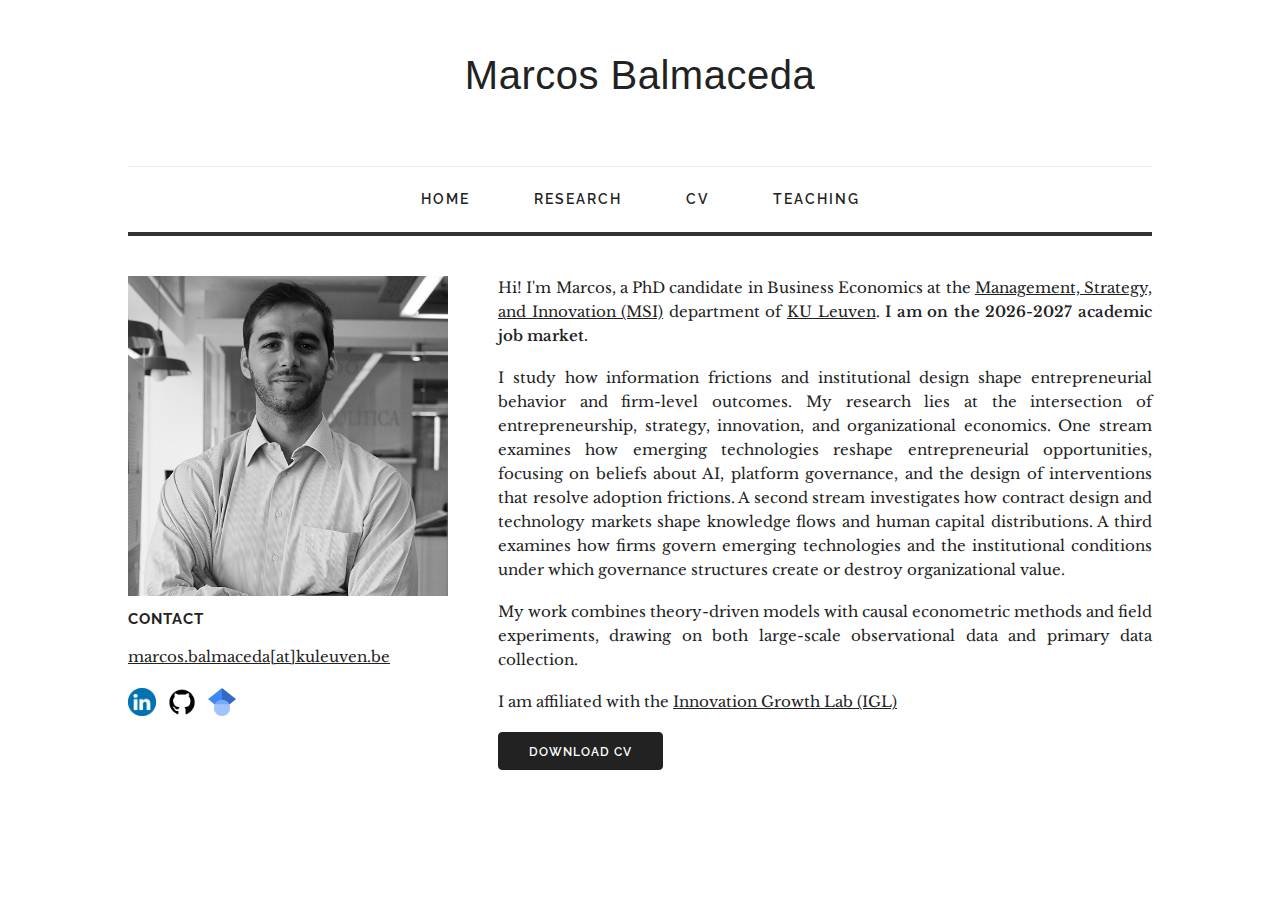
<file: index.html>
<!DOCTYPE html>
<html class="no-js">
<head>
  <!-- Basic Page Needs -->
  <meta charset="utf-8">
  <meta http-equiv="X-UA-Compatible" content="IE=edge">
  <title>Marcos Balmaceda</title>
  <meta name="description" content="">

  <!-- Mobile Specific Metas -->
  <meta name="viewport" content="width=device-width, initial-scale=1">

  <!-- Fonts -->
  <link href="https://fonts.googleapis.com/css?family=Raleway:400,600,700,800" rel="stylesheet" type="text/css">
  <link href="https://fonts.googleapis.com/css?family=Libre+Baskerville:400,700,400italic" rel="stylesheet" type="text/css">

  <!-- CSS -->
  <link rel="stylesheet" href="./css/styles.css">

  <!-- Favicon -->
  <link rel="shortcut icon" href="./favicon.ico"/>

  <!-- SEO Metadata -->
  <meta name="robots" content="index, follow" />
  <meta http-equiv="content-language" content="en-us">
  <meta name="keywords" content="marcos,balmaceda,ku,leuven,economics,cv,strategy,entrepreneurship,development,technology,AI">
  <meta name="description" content="Marcos Balmaceda is a PhD candidate in Business Economics at the Department of Management, Strategy, and Innovation (MSI) at KU Leuven.">
  <meta name="author" content="Marcos Balmaceda">

  <!-- Icons -->
  <link rel="stylesheet" href="https://cdnjs.cloudflare.com/ajax/libs/font-awesome/4.7.0/css/font-awesome.min.css">

  <!-- Additional styling for better readability -->
  <style>
  .two-column-layout {
    display: flex;
    gap: 50px;
    align-items: flex-start;
  }
  .left-column {
    flex: 0 0 320px;
  }
  .left-column figure {
    margin: 0;
  }
  .left-column img {
    width: 100%;
    display: block;
  }
  .contact-info {
    margin-top: 12px;
  }
  .contact-info h5 {
    margin-bottom: 12px;
    font-family: 'Raleway', sans-serif;
    font-weight: 700;
    font-size: 1em;
    text-transform: uppercase;
    letter-spacing: 1px;
  }
  .contact-info > a {
    display: block;
    margin-bottom: 18px;
  }
  .right-column {
    flex: 1;
  }
  .entry-content p {
    margin-bottom: 1.2em;
    line-height: 1.6;
    text-align: justify;
  }
  .social-icons {
    display: flex;
    gap: 12px;
    align-items: center;
  }
  .social-icons a {
    display: inline-flex;
    align-items: center;
    justify-content: center;
    width: 28px;
    height: 28px;
    margin-bottom: 0;
  }
  .social-icons img {
    width: 100%;
    height: 100%;
    object-fit: contain;
    transition: opacity 0.3s ease;
  }
  .social-icons img:hover {
    opacity: 0.7;
  }
</style>
</head>

<body>

  <!-- Header -->
  <header class="header">
    <div class="container">
      <div class="logo">
        <a href="index.html">
          <h2>Marcos Balmaceda</h2>
      
        </a>
      </div>
    </div>
  </header>

  <!-- Main Nav -->
  <section class="container">
    <nav class="nav">
      <ul>
        <li><a href="index.html">Home</a></li>
        <li><a href="research.html">Research</a></li>
        <li><a href="cv.html">CV</a></li>
        <li><a href="teaching.html">Teaching</a></li>
      </ul>
    </nav>
  </section>

  <!-- PAGE CONTENT -->
  <section class="sub-page container">
    <div class="two-column-layout">
      
      <!-- Left Column: Photo + Contact -->
      <div class="left-column">
        <figure>
          <img src="img/photo_website.jpg" alt="Marcos Balmaceda"/>
        </figure>

        <div class="contact-info">
          <h5>Contact</h5>
          <a href="mailto:marcos.balmaceda@kuleuven.be">marcos.balmaceda[at]kuleuven.be</a>
          
          <div class="social-icons">
            <a href="https://www.linkedin.com/in/marcosbalmaceda/?locale=en_US" target="_blank" rel="noopener noreferrer">
              <img src="img/linkedin_logo.png" alt="LinkedIn">
            </a>
            <a href="https://github.com/marcosbalmaceda" target="_blank" rel="noopener noreferrer">
              <img src="img/github_logo.png" alt="GitHub">
            </a>
            <a href="https://scholar.google.com/citations?user=GqTkEC0AAAAJ&hl=en" target="_blank" rel="noopener noreferrer">
              <img src="img/google_scholar_logo.png" alt="Google Scholar">
            </a>
          </div>
        </div>
      </div>

      <!-- Right Column: Bio + CV -->
      <article class="right-column">
        <div class="entry-content" id="info">

          <p>Hi! I'm Marcos, a PhD candidate in Business Economics at the 
          <a href="https://feb.kuleuven.be/research/MSI/home" target="_blank" rel="noopener noreferrer">Management, Strategy, and Innovation (MSI)</a> department of 
          <a href="https://www.kuleuven.be/english/kuleuven/" target="_blank" rel="noopener noreferrer">KU Leuven</a>. 
          <strong>I am on the 2026-2027 academic job market.</strong>
</p>

          <p>I study how information frictions and institutional design shape entrepreneurial behavior and firm-level outcomes. My research lies at the intersection of entrepreneurship, strategy, innovation, and organizational economics. One stream examines how emerging technologies reshape entrepreneurial opportunities, focusing on beliefs about AI, platform governance, and the design of interventions that resolve adoption frictions. A second stream investigates how contract design and technology markets shape knowledge flows and human capital distributions. A third examines how firms govern emerging technologies and the institutional conditions under which governance structures create or destroy organizational value.</p>

          <p>My work combines theory-driven models with causal econometric methods and field experiments, drawing on both large-scale observational data and primary data collection.</p>

          <p>I am affiliated with the <a href="https://www.innovationgrowthlab.org/" target="_blank" rel="noopener noreferrer">Innovation Growth Lab (IGL)</a></p>
          
          <a class="button button-primary" href="cv/cv_Marcos_Balmaceda.pdf" target="_blank" rel="noopener noreferrer">Download CV</a>

        </div>
      </article>

    </div>
  </section>
</body>
</html>
</file>
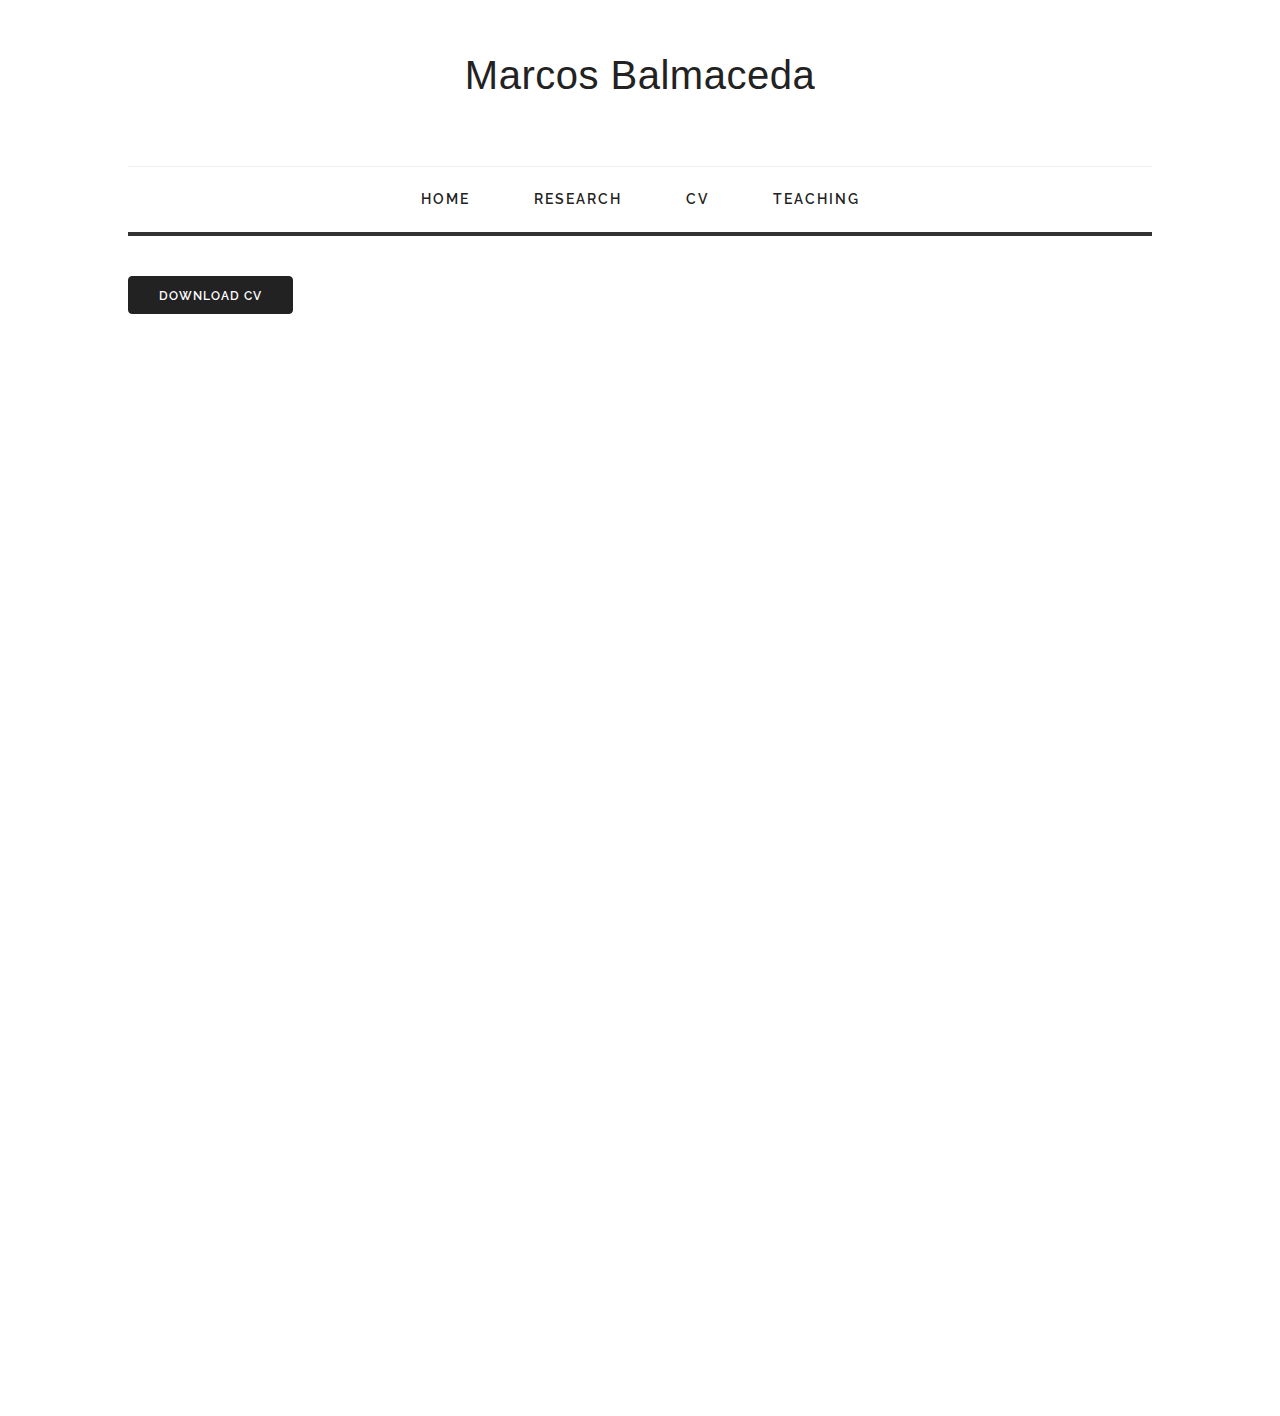
<file: cv.html>
<!DOCTYPE html>
<html class="no-js">
<head>
  <!-- Basic Page Needs -->
  <meta charset="utf-8">
  <meta http-equiv="X-UA-Compatible" content="IE=edge">
  <title>Marcos Balmaceda</title>
  <meta name="description" content="Curriculum Vitae of Marcos Balmaceda, PhD candidate at KU Leuven.">

  <!-- Mobile Specific Metas -->
  <meta name="viewport" content="width=device-width, initial-scale=1">

  <!-- Fonts -->
  <link href='http://fonts.googleapis.com/css?family=Raleway:400,600,700,800' rel='stylesheet' type='text/css'>
  <link href="https://fonts.googleapis.com/css?family=Libre+Baskerville:400,700,400italic" rel="stylesheet" type="text/css">

  <!-- CSS -->
  <link rel="stylesheet" href="./css/styles.css">

  <!-- Favicon -->
  <link rel="shortcut icon" href="./favicon.ico"/>

  <!-- SEO Metadata -->
  <meta name="robots" content="index, follow" />
  <meta http-equiv="content-language" content="en-us">
  <meta name="keywords" content="marcos,balmaceda,ku,leuven,economics,cv,strategy,entrepreneurship,development,technology,AI">
  <meta name="description" content="Marcos Balmaceda is a PhD candidate in Business Economics at the Department of Management, Strategy, and Innovation (MSI) at KU Leuven. His CV includes research on entrepreneurship, strategy, and organizational economics.">
  <meta name="author" content="Marcos Balmaceda">

  <!-- Icons -->
  <link rel="stylesheet" href="https://cdnjs.cloudflare.com/ajax/libs/font-awesome/4.7.0/css/font-awesome.min.css">

  <!-- Responsive iframe styling -->
  <style>
    #Iframe-Liason-Sheet {
      max-width: 1000px;
      max-height: 1000px;
      overflow: hidden;
      border: none;
    }
    .responsive-wrapper {
      position: relative;
      height: 0;
      overflow: hidden;
      -webkit-overflow-scrolling: touch;
    }
    .responsive-wrapper iframe {
      position: absolute;
      top: 0;
      left: 0;
      width: 100%;
      height: 200%;
      max-height: 1000px;
      margin: 0;
      padding: 0;
      border: none;
    }
    .responsive-wrapper-wxh-550x4000 {
      padding-bottom: 363.6364%;
    }
    .iframe-border {
      border: 1px solid #000;
    }
    .center-block-horiz {
      margin-left: auto !important;
      margin-right: auto !important;
    }
  </style>
</head>

<body>

  <!-- Header -->
  <header class="header">
    <div class="container">
      <div class="logo">
        <a href="index.html">
          <h2>Marcos Balmaceda</h2>
        </a>
      </div>
    </div>
  </header>

  <!-- Main Nav -->
  <section class="container">
    <nav class="nav">
      <ul>
        <li><a href="index.html">Home</a></li>
        <li><a href="research.html">Research</a></li>
        <li><a href="cv.html">CV</a></li>
        <li><a href="teaching.html">Teaching</a></li>
      </ul>
    </nav>
  </section>

  <!-- PAGE CONTENT -->
  <section class="sub-page container">
    <a class="button button-primary" href="cv/cv_Marcos_Balmaceda.pdf" target="_blank" rel="noopener noreferrer">Download CV</a>
  </section>

  <section>
    <div id="Iframe-Liason-Sheet" class="iframe-border center-block-horiz">
      <div class="responsive-wrapper responsive-wrapper-wxh-550x4000 w3-text-dark-grey">
        <iframe src="cv/cv_Marcos_Balmaceda.pdf" width="100%" height="800px" style="border:none;">
          <p>Your browser does not support PDFs. <a href="cv/cv_Marcos_Balmaceda.pdf">Download the PDF</a>.</p>
        </iframe>
      </div>
    </div>

    <!-- Add some space at the bottom -->
    <div class="w3-container">
      <div class="w3-content w3-text-dark-grey w3-padding-64" style="max-width:900px">
        <p><span>&nbsp;</span></p>
      </div>
    </div>
  </section>

</body>
</html>
</file>
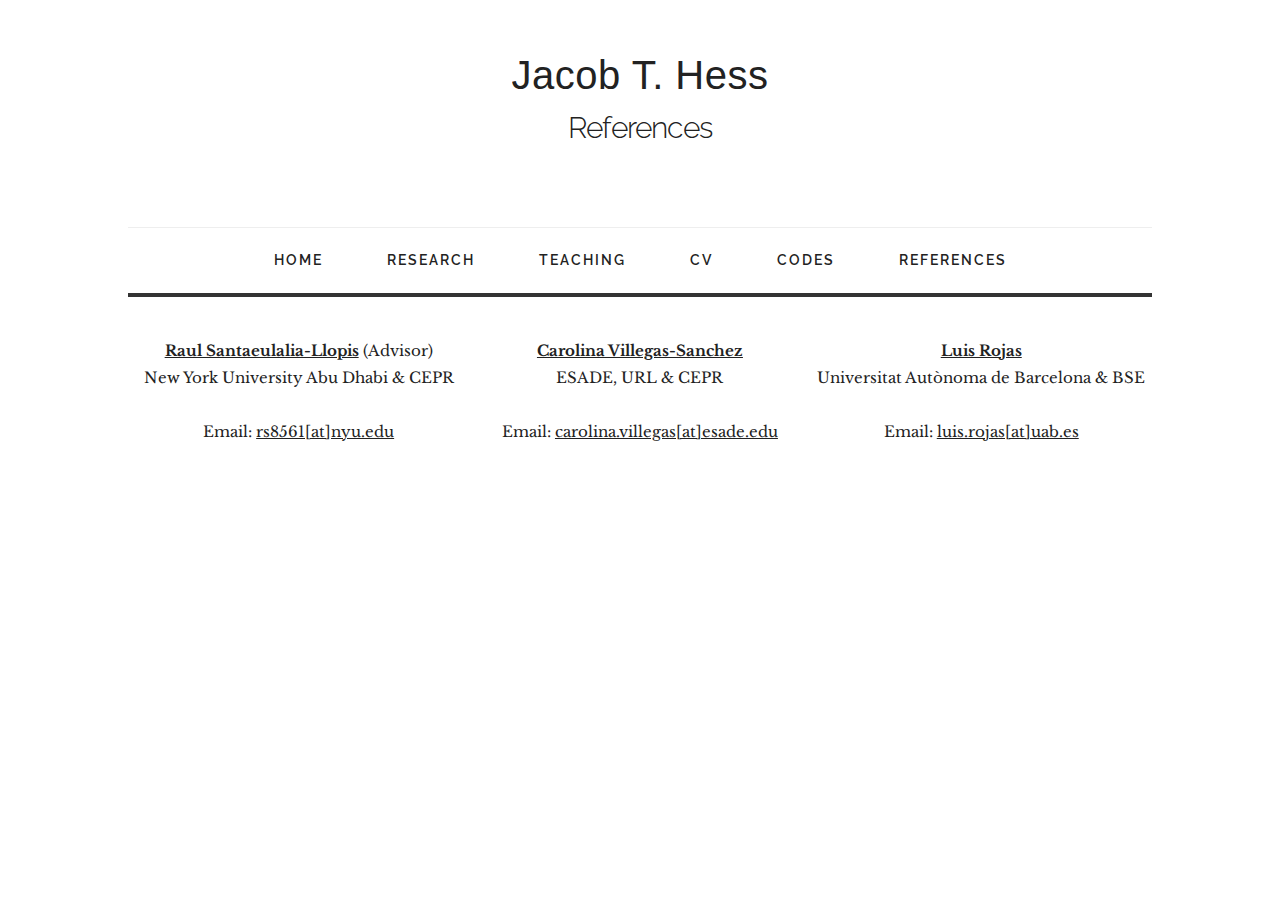
<file: references.html>
<!DOCTYPE html>
<!--[if lt IE 7]>      <html class="no-js lt-ie9 lt-ie8 lt-ie7"> <![endif]-->
<!--[if IE 7]>         <html class="no-js lt-ie9 lt-ie8"> <![endif]-->
<!--[if IE 8]>         <html class="no-js lt-ie9"> <![endif]-->
<!--[if gt IE 8]><!--> <html class="no-js"> <!--<![endif]-->
	<head>
		<!-- Basic Page Needs
		–––––––––––––––––––––––––––––––––––––––––––––––––– -->
		<meta charset="utf-8">
		<meta http-equiv="X-UA-Compatible" content="IE=edge">
		<title>Jacob T. Hess</title>
		<meta name="description" content="">

		<!-- Mobile Specific Metas
		–––––––––––––––––––––––––––––––––––––––––––––––––– -->
		<meta name="viewport" content="width=device-width, initial-scale=1">

		<!-- FONT
		–––––––––––––––––––––––––––––––––––––––––––––––––– -->
	 	<link href='http://fonts.googleapis.com/css?family=Raleway:400,600,700,800' rel='stylesheet' type='text/css'>
	 	<link href="https://fonts.googleapis.com/css?family=Libre+Baskerville:400,700,400italic" rel="stylesheet" type="text/css">

		<!-- CSS
		–––––––––––––––––––––––––––––––––––––––––––––––––– -->
		<link rel="stylesheet" href="./css/styles.css">


		<!-- Favicon
		–––––––––––––––––––––––––––––––––––––––––––––––––– -->
		<link rel="shortcut icon" href="./favicon.ico"/>

		<!-- DEFINES STYLE OF THE PAGE -->
	
		    <!-- INDICATIONS FOR SEARCH ROBOTS: INDEX THE PAGE AND FOLLOW THE LINKS -->
		    <meta name="robots" content="index, follow" />
	
		    <!-- LANGUAGE OF THE CONTENT IS ENGLISH -->
		    <meta http-equiv="content-language" content="en-us">
	
		    <!-- KEYWORDS (TO RANGE HIGH IN SEARCHES) -->
		    <meta name="keywords" content="jacob,timothy,hess,uab,bse,idea,autonoma,barcelona,school,economics,macro,macroeconomics,quantitative,quant,firm,dynamics,intangible,job,market,jmp">
	
		    <!-- PAGE DESCRIPTION (FOR SEARCH ENGINES) -->
			<meta name="description" content="Jacob Hess is an economics PhD candidate in the IDEA Graduate Program at the Universitat Autonòma de Barcelona (UAB) and Barcelona School of Economics. His research interest is quantitative macroeconomics, firm dynamics and intangible investment.">
	
		    <!-- PAGE AUTHOR (FOR SEARCH ENGINES) -->
			<meta name="author" content="Jacob T. Hess">
		    
	            <!-- Add icon library -->
			<link rel="stylesheet" href="https://cdnjs.cloudflare.com/ajax/libs/font-awesome/4.7.0/css/font-awesome.min.css">

 <!-- RESPONSIVE IFRAME -->
	
     <style>
		 #Iframe-Liason-Sheet {
		   max-width: 1000px;
		   max-height:1000px;
		   overflow: hidden;
		   border: none;
		 }
		  /* inner wrapper: make responsive */
		 .responsive-wrapper {
		   position: relative;
		   height: 0;  /* gets height from padding-bottom setting */
		   -webkit-overflow-scrolling: touch;
           overflow:hidden;
		 }
		 .responsive-wrapper iframe {
		   position: absolute;
		   top: 0;
		   left: 0;
		   width: 100%;
		   height: 200%;
		   max-height: 1000px;
		   margin: 0;
		   padding: 0;
		   border: none;
		 }
		 /* padding-bottom = h/w as a % */
		 .responsive-wrapper-wxh-550x4000 {
		   padding-bottom: 363.6364%;
		 }
		 .iframe-border {
		   border: 1px solid #000;
		 }
		 .center-block-horiz {
		   margin-left: auto !important;
		   margin-right: auto !important;
		 }  		
    </style>
 
		
	</head>

	<body>
		

		<!-- Header -->
		<header class="header">
			<div class="container">
				<div class="logo">
					<a href="index.html">
						<h2>Jacob T. Hess</h2>
						<h4>References</h4>
					</a>
				</div>
			</div>
		</header>

		<!-- Main Nav -->
		<section class="container">
			<nav class="nav">
				
					 
				<ul>
					<li><a href="index.html">Home</a></li>
					<li><a href="research.html">Research</a></li>
					<li><a href="teaching.html">Teaching</a></li>
					<li><a href="cv.html">CV</a></li>
					<li><a href="code.html">Codes</a></li>
          				<li><a href="references.html">References</a></li>
				</ul>
				
					
			</nav>
		
 
		

    </section>








<style> .third { width: 33.33%; float: left; text-align: center;} </style>
 <!-- PAGE CONTENT -->
		

<section class="sub-page container">



<div class="third"> <a href="https://r-santaeulalia.net/"><b>Raul Santaeulalia-Llopis</b></a> (Advisor) 
<br> New York University Abu Dhabi & CEPR
<br> <br> Email: <a href="mailto:rs8561@nyu.edu">rs8561[at]nyu.edu</a> </div>
	
<div class="third"> <a href="https://sites.google.com/site/carolinavillegassanchez/home?authuser=0"><b>Carolina Villegas-Sanchez</b> </a> 
<br> ESADE, URL & CEPR
<br> <br>  Email: <a href="mailto:carolina.villegas@esade.edu">carolina.villegas[at]esade.edu</a></div>
	
<div class="third"> <a href="https://sites.google.com/site/luiserojasweb//"><b>Luis Rojas</b></a>
<br> Universitat Autònoma de Barcelona & BSE
<br> <br>  Email: <a href="mailto:luis.rojas@uab.es">luis.rojas[at]uab.es</a></div>
	
	</body>

</html>
</file>
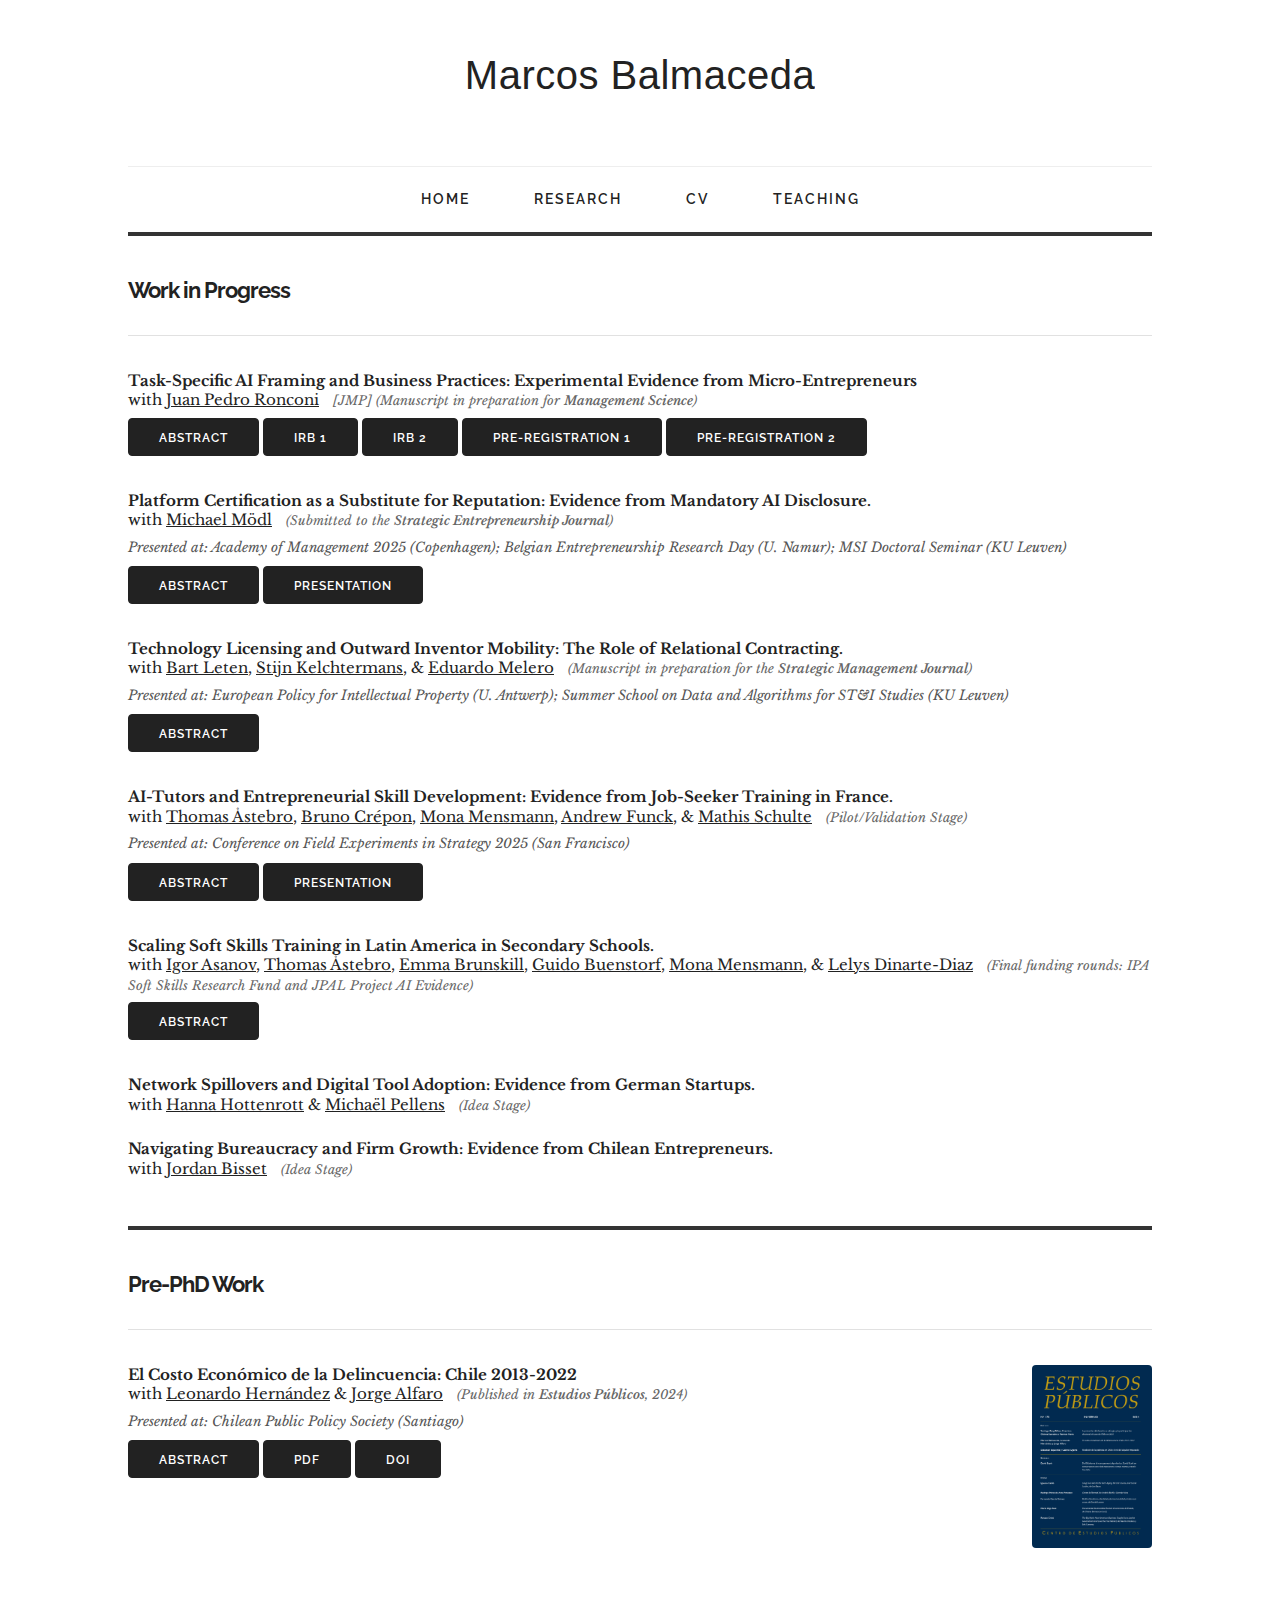
<file: research.html>
<!DOCTYPE html>
<html class="no-js">
<head>
  <meta charset="utf-8">
  <meta http-equiv="X-UA-Compatible" content="IE=edge">
  <title>Marcos Balmaceda</title>
  <meta name="description" content="Research by Marcos Balmaceda">
  <meta name="viewport" content="width=device-width, initial-scale=1">
  <link href='https://fonts.googleapis.com/css?family=Raleway:400,600,700,800' rel='stylesheet' type='text/css'>
  <link href="https://fonts.googleapis.com/css?family=Libre+Baskerville:400,700,400italic" rel="stylesheet" type="text/css">
  <link rel="stylesheet" href="./css/styles.css">
  <link rel="shortcut icon" href="./favicon.ico"/>
  <meta name="robots" content="index, follow" />
  <meta http-equiv="content-language" content="en-us">
  <meta name="keywords" content="marcos,balmaceda,ku,leuven,economics,cv,strategy,entrepreneurship,development,technology,AI">
  <meta name="author" content="Marcos Balmaceda">
  <link rel="stylesheet" href="https://cdnjs.cloudflare.com/ajax/libs/font-awesome/4.7.0/css/font-awesome.min.css">
  <style>
    .publication-with-logo {
      display: flex;
      align-items: flex-start;
      gap: 15px;
      margin-bottom: 20px;
    }
    /* Role description styling - matches jmp-label style */
.role-description {
  font-size: 0.85em;
  color: #666;
  font-style: italic;
  display: block;
  margin-top: 2px;
  margin-left: 0;
}
    .publication-content {
      flex: 1;
    }
    .publication-logo {
      flex-shrink: 0;
      width: 120px;
      height: auto;
    }
    .publication-logo img {
      width: 100%;
      height: auto;
      border-radius: 4px;
    }

    .abstract-content p {
      text-align: justify;
      line-height: 1.6;
      margin-bottom: 1.2em;
    }
    
    /* Status label styling */
    .jmp-label {
      font-size: 0.85em;
      color: #666;
      font-style: italic;
      margin-left: 10px;
    }
    
    /* Paper title and status container */
    .paper-header {
      margin-bottom: 8px;
      line-height: 1.3;
    }
    
    /* Reduce spacing between papers */
    .paper-item {
      margin-bottom: 25px;
    }
    
    .paper-item:last-child {
      margin-bottom: 0;
    }
    
    /* Conference presentations styling */
    .presentations {
      font-size: 0.9em;
      color: #555;
      font-style: italic;
      margin-top: 4px;
      margin-bottom: 8px;
      line-height: 1.5;
    }
    
    @media (max-width: 768px) {
      .publication-with-logo {
        flex-direction: column;
        gap: 10px;
      }
      .publication-logo {
        align-self: center;
        width: 50px;
      }
      .jmp-label {
        display: block;
        margin-left: 0;
        margin-top: 5px;
      }
    }
  </style>
</head>

<body>
<header class="header">
  <div class="container">
    <div class="logo">
      <a href="index.html">
        <h2>Marcos Balmaceda</h2>
      </a>
    </div>
  </div>
</header>

<section class="container">
  <nav class="nav">
    <ul>
      <li><a href="index.html">Home</a></li>
      <li><a href="research.html">Research</a></li>
      <li><a href="cv.html">CV</a></li>
      <li><a href="teaching.html">Teaching</a></li>
    </ul>
  </nav>
</section>

<section class="sub-page container">
  <h3>Work in Progress</h3>
  <hr>

  <div class="paper-item">
    <div class="paper-header">
      <b>Task-Specific AI Framing and Business Practices: Experimental Evidence from Micro-Entrepreneurs</b><br>
      with <a href="https://www.jpronconi.com/" target="_blank">Juan Pedro Ronconi</a>
      <span class="jmp-label">[JMP] (Manuscript in preparation for <strong>Management Science</strong>)</span>
    </div>
    <div>
      <a class="button button-primary abstract-btn" href="#" data-target="abstract1">Abstract</a>
      <a class="button button-primary" href="papers/G-2025-9674-R2(MIN).pdf" target="_blank" rel="noopener noreferrer">IRB 1</a>
      <a class="button button-primary" href="papers/G-2025-9877-R2(MAR).pdf" target="_blank" rel="noopener noreferrer">IRB 2</a>
      <a class="button button-primary" href="https://www.socialscienceregistry.org/trials/16544/history/272258" target="_blank" rel="noopener noreferrer">Pre-registration 1</a>
      <a class="button button-primary" href="https://www.socialscienceregistry.org/trials/17023" target="_blank" rel="noopener noreferrer">Pre-registration 2</a>
     <!-- <a class="button button-primary" href="papers/SC_services_paper.pdf" target="_blank" rel="noopener noreferrer">PDF</a> -->
    </div>
    <div id="abstract1" class="abstract-content" style="display:none;">
      <p>Does the way entrepreneurs learn about a new technology determine whether they change their behavior? We conduct a two-stage field experiment with 736 Chilean micro-entrepreneurs, randomly exposing participants to information about AI’s business impact using two framings that are structurally identical—same word count, same number of concrete examples, same enforced reading time—but differ in domain emphasis: a Business Consultant framing illustrating analytical applications and a Creative Assistant framing illustrating creative and marketing applications. Both framings update beliefs about AI’s profit impact equally, with stronger revision among entrepreneurs holding more pessimistic priors, consistent with Bayesian learning. Yet belief revision does not translate into AI adoption at a two-month horizon. Only the Creative Assistant framing improves business practices—by 1.236 points on a 19-item index (randomization inference p = 0.063)—while the structurally identical Business Consultant framing produces no detectable behavioral effect (0.259 points, p = 0.739). The Creative Assistant outperforms the Business Consultant on all four practice sub-indices (sign-test p = 0.0625). A second-stage AI training course does not change outcomes at a 14% completion rate, but course completers write significantly better AI prompts. These results yield two findings. First, information about AI updates beliefs consistent with Bayesian learning—yet belief revision does not translate into adoption or financial improvement at a two-month horizon. Second, two treatments conveying the same signal produce equivalent belief revision but divergent behavior: task-specific framing—not merely positive information—determines whether micro-entrepreneurs translate knowledge about AI into changes in business operations.</p>
    </div>
  </div>

  <div class="paper-item">
    <div class="paper-header">
      <b>Platform Certification as a Substitute for Reputation: Evidence from Mandatory AI Disclosure.</b><br> 
      with <a href="https://www.kuleuven.be/wieiswie/en/person/00137551" target="_blank">Michael Mödl</a>
      <span class="jmp-label">(Submitted to the <strong>Strategic Entrepreneurship Journal</strong>)</span>
    </div>
    <div class="presentations">
      Presented at: Academy of Management 2025 (Copenhagen); Belgian Entrepreneurship Research Day (U. Namur); MSI Doctoral Seminar (KU Leuven)
    </div>
    <div>
      <a class="button button-primary abstract-btn" href="#" data-target="abstract2">Abstract</a>
      <a class="button button-primary" href="papers/project1 - seminar.pdf" target="_blank" rel="noopener noreferrer">Presentation</a>
    </div>
    <div id="abstract2" class="abstract-content" style="display:none;">
      <p>This study examines how mandatory disclosure policies affect entrepreneurial resource acquisition when traditional credibility signals vary. We propose a conditional substitution framework where platform certification replaces missing reputational signals. Exploiting Kickstarter’s mandatory AI use disclosure policy as a quasi-natural experiment across 27,845 projects, we find that mandatory disclosure significantly enhances funding outcomes for AI-using entrepreneurs overall, though effects vary substantially by entrepreneur type. First-time entrepreneurs lacking track records experience positive effects, while serial entrepreneurs with established reputations experience negative effects. While prior work demonstrates that signals typically complement one another, we provide empirical evidence that platform verification’s value depends critically on entrepreneurs’ existing signal portfolios. These findings identify boundary conditions to signal complementarity and reveal how governance design democratizes market access.</p>
    </div>
  </div>

  <div class="paper-item">
    <div class="paper-header">
      <b>Technology Licensing and Outward Inventor Mobility: The Role of Relational Contracting.</b><br> 
      with <a href="https://www.kuleuven.be/wieiswie/nl/person/00043542" target="_blank">Bart Leten</a>, 
      <a href="https://www.kuleuven.be/wieiswie/nl/person/00016281" target="_blank">Stijn Kelchtermans</a>, &
      <a href="https://business.uc3m.es/en/faculty/profesor/perfil/eduardo-melero" target="_blank">Eduardo Melero</a>
      <span class="jmp-label">(Manuscript in preparation for the <strong>Strategic Management Journal</strong>)</span>
    </div>
    <div class="presentations">
      Presented at: European Policy for Intellectual Property (U. Antwerp); Summer School on Data and Algorithms for ST&I Studies (KU Leuven)
    </div>
    <div>
      <a class="button button-primary abstract-btn" href="#" data-target="abstract3">Abstract</a>
      <!-- <a class="button button-primary" href="papers/SC_services_paper.pdf" target="_blank" rel="noopener noreferrer">PDF</a> -->
    </div>
    <div id="abstract3" class="abstract-content" style="display:none;">
      <p>Technology licensing creates a paradox for knowledge-based firms: monetizing intellectual property through outlicensing simultaneously exposes tacit knowledge holders—the inventors—to the licensee. Drawing on the knowledge-based view and signaling theory, we argue that licensing agreements signal inventor quality and, through clauses facilitating knowledge exchange, create organizational proximity that enables inventor poaching. Using machine learning to classify 340,000 clauses across 3,558 pharmaceutical licensing agreements, we find that outlicensing increases inventor mobility by 26–30 percentage points, with the dominant flow directed toward the licensee rather than the broader market. Crucially, contractual design moderates this effect heterogeneously: neither knowledge transfer provisions nor joint governance structures alone reduce within-dyad mobility, but their combination in relational contracts—where tacit knowledge exchange is embedded within shared decision-making structures—reduces mobility by 12–19 percentage points. This complementarity reveals that contractual mechanisms mitigating brain drain must simultaneously facilitate and govern knowledge transfer.</p>
    </div>
  </div>

  <div class="paper-item">
  <div class="paper-header">
    <b>AI-Tutors and Entrepreneurial Skill Development: Evidence from Job-Seeker Training in France.</b><br> 
    with <a href="https://www.hec.edu/en/faculty-research/faculty-directory/faculty-member/ASTEBRO-Thomas" target="_blank">Thomas Åstebro</a>, 
    <a href="https://www.ensae.fr/faculty/38-bruno-crepon" target="_blank">Bruno Crépon</a>, 
    <a href="https://wiso.uni-koeln.de/en/research/professors/professors-a-to-z/prof-dr-mona-mensmann" target="_blank">Mona Mensmann</a>, 
    <a href="https://www.hec.edu/en/faculty-research/faculty-directory/faculty-member/funck-andrewhenryaurelio" target="_blank">Andrew Funck</a>, &
    <a href="https://www.hec.edu/fr/faculty-research/faculty-directory/faculty-member/schulte-mathis" target="_blank">Mathis Schulte</a>
    <span class="jmp-label">(Pilot/Validation Stage)</span><br>
  </div>
  <div class="presentations">
    Presented at: Conference on Field Experiments in Strategy 2025 (San Francisco)
  </div>
  <div>
    <a class="button button-primary abstract-btn" href="#" data-target="abstract4">Abstract</a>
    <a class="button button-primary" href="papers/Marcos_Balmaceda_CFXS_Idea_Pitch.pdf" target="_blank" rel="noopener noreferrer">Presentation</a>
  </div>
  <div id="abstract4" class="abstract-content" style="display:none;">
    <p>Despite evidence that skills-based entrepreneurship training improves outcomes, scalability remains limited by reliance on expert facilitators. We test whether AI tutors employing self-regulated learning (SRL) pedagogical principles can replicate the benefits of expert coaching while fostering durable learning capabilities. In collaboration with France Travail (the French national employment agency), we conduct a large-scale randomized controlled trial with 460,000 eligible unemployed job seekers. Participants are assigned to online entrepreneurship courses (Personal Initiative or Negotiation Skills) delivered through three modalities: standard content only, content with a basic AI assistant, or content with an SRL-based AI coach. The SRL-based coach employs metacognitive scaffolding—prompting learners to articulate assumptions, test their reasoning, and reflect on their learning process—without providing direct answers. Through repeated metacognitive practice, learners internalize effective learning strategies that persist beyond the intervention. We hypothesize that SRL-based coaching will be most effective for participants with lower baseline self-regulatory capacity. Outcomes span from proximal measures (course completion, knowledge retention of entrepreneurial content) and learning process skills to long-term economic outcomes (venture creation, employment, income) measured 12-18 months post-intervention.</p>
  </div>
</div>

<div class="paper-item">
  <div class="paper-header">
    <b>Scaling Soft Skills Training in Latin America in Secondary Schools.</b><br> 
    with <a href="https://www.igorasanov.com/" target="_blank">Igor Asanov</a>, 
    <a href="https://www.hec.edu/en/faculty-research/faculty-directory/faculty-member/ASTEBRO-Thomas" target="_blank">Thomas Åstebro</a>, 
    <a href="https://cs.stanford.edu/people/ebrun/index.html" target="_blank">Emma Brunskill</a>, 
    <a href="https://www.innovationgrowthlab.org/about/research-network/people/guido-buenstorf" target="_blank">Guido Buenstorf</a>, 
    <a href="https://wiso.uni-koeln.de/en/research/professors/professors-a-to-z/prof-dr-mona-mensmann" target="_blank">Mona Mensmann</a>, &
    <a href="https://sites.google.com/view/lelys-dinarte/home">Lelys Dinarte-Diaz</a>
    <span class="jmp-label">(Final funding rounds: IPA Soft Skills Research Fund and JPAL Project AI Evidence)</span><br>
  </div>
  <div>
    <a class="button button-primary abstract-btn" href="#" data-target="abstract5">Abstract</a>
  </div>
  <div id="abstract5" class="abstract-content" style="display:none;">
    <p>We evaluate the cost-effectiveness of AI coaching versus human mentorship for delivering entrepreneurial soft skills at scale in resource-constrained contexts. In a randomized controlled trial with 120,000 secondary students across Ecuador, Peru, and Chile, we compare digital Personal Initiative courses alone to courses augmented with either AI coaching or trained human mentors. Our AI implementation uses a dual large language model architecture where a second LLM judges each response to reduce hallucinations and ensure pedagogical alignment. We measure impacts on Personal Initiative, metacognitive skills, and post-graduation employment and entrepreneurial outcomes. The multi-country design enables us to assess heterogeneous treatment effects across diverse institutional contexts and estimate cost-effectiveness of alternative delivery models for human capital development in developing economies.</p>
  </div>
</div>
  
  <div class="paper-item">
    <div class="paper-header">
      <b>Network Spillovers and Digital Tool Adoption: Evidence from German Startups.</b><br> 
      with <a href="https://www.professoren.tum.de/en/hottenrott-hanna" target="_blank">Hanna Hottenrott</a> & 
      <a href="https://www.kuleuven.be/wieiswie/nl/person/00073414" target="_blank">Michaël Pellens</a>
      <span class="jmp-label">(Idea Stage)</span>
    </div>
  </div>
    
</div>

    <div class="paper-item">
    <div class="paper-header">
      <b>Navigating Bureaucracy and Firm Growth: Evidence from Chilean Entrepreneurs.</b><br> 
      with <a href="https://www.jordanbisset.com/home" target="_blank">Jordan Bisset</a>
      <span class="jmp-label">(Idea Stage)</span>
    </div>
  </div>
    
</div>
</section>

<section class="sub-page container">
  <h3>Pre-PhD Work</h3>
  <hr>

  <div class="publication-with-logo">
    <div class="publication-content">
      <div class="paper-header">
        <b>El Costo Económico de la Delincuencia: Chile 2013-2022</b><br>
        with <a href="https://economiayadministracion.uc.cl/docentes/leonardo-hernandez/" target="_blank">Leonardo Hernández</a> & <a href="https://cl.linkedin.com/in/jorge-alfaro-415162103/en?trk=people-guest_people_search-card" target="_blank">Jorge Alfaro</a>
        <span class="jmp-label">(Published in <strong>Estudios Públicos</strong>, 2024)</span>
      </div>
      <div class="presentations">
        Presented at: Chilean Public Policy Society (Santiago)
      </div>
      <div>
        <a class="button button-primary abstract-btn" href="#" data-target="abstract6">Abstract</a>
        <a class="button button-primary" href="papers/Balmaceda_Hernandez_Alfaro.pdf" target="_blank" rel="noopener noreferrer">PDF</a>
        <a class="button button-primary" href="https://doi.org/10.38178/07183089/1143240217" target="_blank" rel="noopener noreferrer">DOI</a>
      </div>
    </div>
    <div class="publication-logo">
      <img src="img/ep_logo.png" alt="Estudios Públicos Logo">
    </div>
  </div>
  
  <div id="abstract6" class="abstract-content" style="display:none;">
    <p>This  article  examines  the  economic  cost  of  crime  in  Chile  in  the  past  decade.  Following  the  literature,  we  categorize  the  economic losses due to criminal activities into (a) anticipation costs, (b) consequence  costs,  and  (c)  response  costs,  and  apply  an  accounting  method  to  quantify  the  direct  losses  due  to  crime.  We  consider  various  types  of  crime-related  costs  such  as  expenses  in  security,  insurance  and  medical  treatments  of  victims,  loss  of  labor  income  by  victims  and  inmates,  and  the  economic  cost  of  deaths  due  to  crime,  among  others.  By  relying  on  data  from  multiple  sources  such  as  tax  records,  government  budgets,  and  official  crime  reports,  we  report  a  lower  bound for the economic costs of crime in Chile of 2.1% of GDP in 2022, 46%  higher  than  the  cost  (in  percent  of  GDP)  estimated  for  2013  (90%  higher  if  measured  in  USD  of  equal  purchasing  power).  We  find  that  in  recent  years  there  has  been  a  significant  increase  in  anticipation  costs,  mainly  driven  by  the  rise  in  security  spending  by  the  private  sector.  Results  also  show  a  significant  growth  in  costs  due  to  homicide  and  vehicle  theft  cases  in  recent  years  —  the  latter  is  also  a  cost  borne  by  the  private  sector.  The  paper  shows  that  the  cost  of  crime  as  a  percentage  of  GDP  has  increased  steadily  over  the  past  decade,  highlighting  the  need  for  a  reassessment  of  security  policies  focusing  on  more  effective  prevention  and  response  strategies.  This  research  contributes  to  understanding  the  economic  impact  of  crime  in  Chile  and  calls  for  policies  addressing  the  evolving  challenges  posed  by  criminal activities.</p>
  </div>
</section>

<script>
  document.querySelectorAll(".abstract-btn").forEach(function(button) {
    button.addEventListener("click", function(event) {
      event.preventDefault();
      var targetId = button.getAttribute("data-target");
      var abstract = document.getElementById(targetId);
      if (abstract) {
        abstract.style.display = (abstract.style.display === "none" || abstract.style.display === "") ? "block" : "none";
      }
    });
  });
</script>

</body>
</html>
</file>
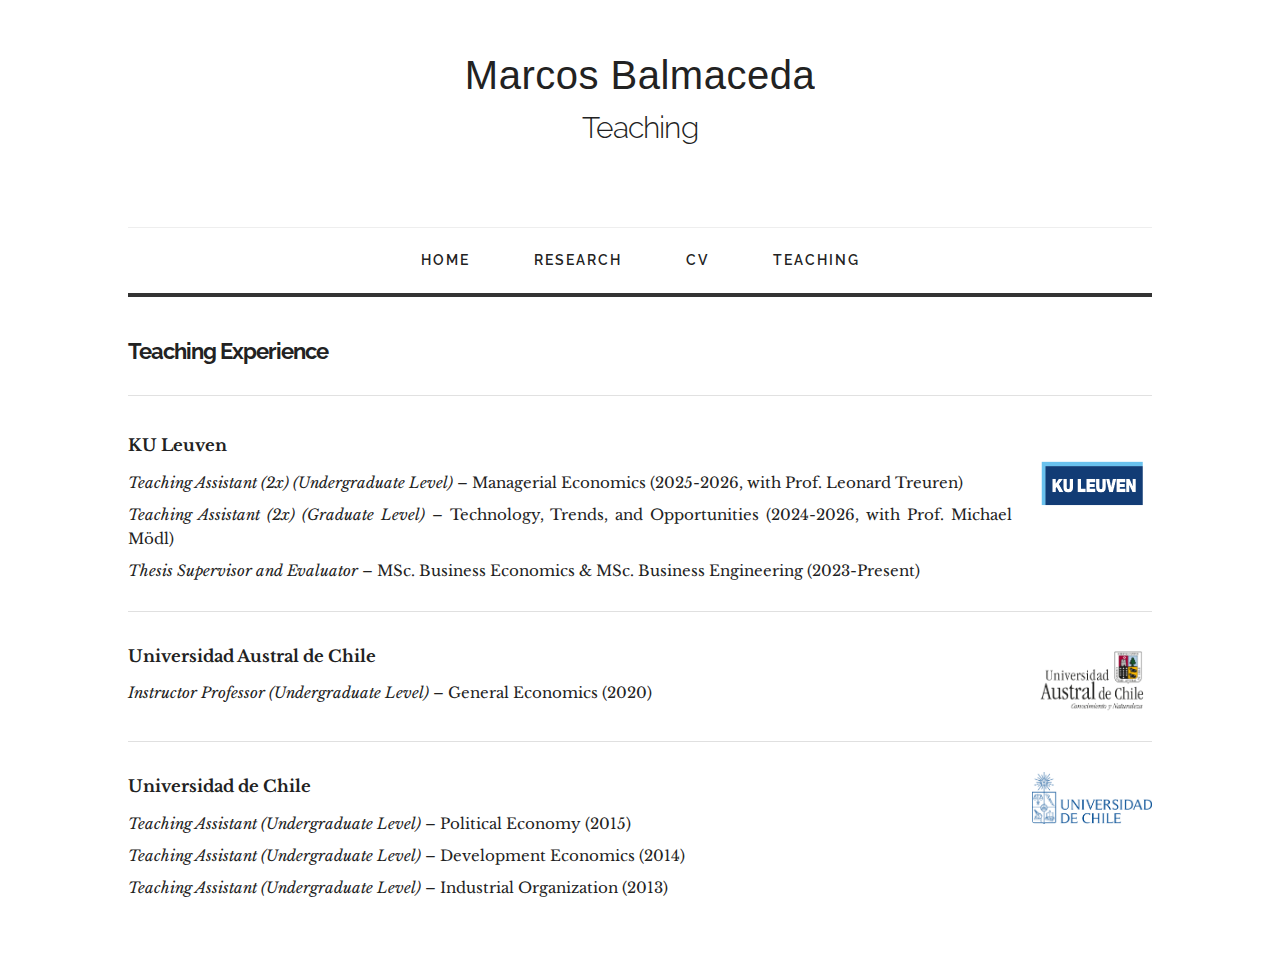
<file: teaching.html>
<!DOCTYPE html>
<html class="no-js">
<head>
  <meta charset="utf-8">
  <meta http-equiv="X-UA-Compatible" content="IE=edge">
  <title>Marcos Balmaceda</title>
  <meta name="description" content="">
  <meta name="viewport" content="width=device-width, initial-scale=1">
  <link href='https://fonts.googleapis.com/css?family=Raleway:400,600,700,800' rel='stylesheet' type='text/css'>
  <link href="https://fonts.googleapis.com/css?family=Libre+Baskerville:400,700,400italic" rel="stylesheet" type="text/css">
  <link rel="stylesheet" href="./css/styles.css">
  <link rel="shortcut icon" href="./favicon.ico"/>
  <meta name="robots" content="index, follow" />
  <meta http-equiv="content-language" content="en-us">
  <meta name="author" content="Marcos Balmaceda">
  <link rel="stylesheet" href="https://cdnjs.cloudflare.com/ajax/libs/font-awesome/4.7.0/css/font-awesome.min.css">
  <style>
    .university-section {
      margin-bottom: 30px;
      padding-bottom: 20px;
      border-bottom: 1px solid #e0e0e0;
      display: flex;
      align-items: flex-start;
      gap: 20px;
    }
    .university-section:last-child {
      border-bottom: none;
      margin-bottom: 0;
    }
    .university-content {
      flex: 1;
    }
    .university-logo {
      flex-shrink: 0;
      width: 120px;
      height: auto;
    }
    .university-logo img {
      width: 100%;
      height: auto;
      border-radius: 4px;
    }
    .university-name {
      font-weight: bold;
      font-size: 1.1em;
      margin-bottom: 10px;
      display: block;
    }
    .teaching-role {
      margin-bottom: 8px;
      line-height: 1.6;
      text-align: justify;
    }
    @media (max-width: 768px) {
      .university-section {
        flex-direction: column;
        gap: 15px;
      }
      .university-logo {
        align-self: center;
        width: 100px;
      }
    }
  </style>
</head>

<body>

  <!-- Header -->
  <header class="header">
    <div class="container">
      <div class="logo">
        <a href="index.html">
          <h2>Marcos Balmaceda</h2>
          <h4>Teaching</h4>
        </a>
      </div>
    </div>
  </header>

  <!-- Navigation -->
  <section class="container">
    <nav class="nav">
      <ul>
        <li><a href="index.html">Home</a></li>
        <li><a href="research.html">Research</a></li>
        <li><a href="cv.html">CV</a></li>
        <li><a href="teaching.html">Teaching</a></li>
      </ul>
    </nav>
  </section>

  <!-- Page Content -->
  <section class="sub-page container">
    <h3>Teaching Experience</h3>
    <hr>

    <div class="university-section">
      <div class="university-content">
        <span class="university-name">KU Leuven</span>
        <div class="teaching-role">
          <em>Teaching Assistant (2x) (Undergraduate Level)</em> – Managerial Economics (2025-2026, with Prof. Leonard Treuren)
        </div>
        <div class="teaching-role">
          <em>Teaching Assistant (2x) (Graduate Level)</em> – Technology, Trends, and Opportunities (2024-2026, with Prof. Michael Mödl)
        </div>
        <div class="teaching-role">
          <em>Thesis Supervisor and Evaluator</em>  – MSc. Business Economics & MSc. Business Engineering (2023-Present)
        </div>
      </div>
      <div class="university-logo">
        <img src="img/kuleuven-logo-2012.png" alt="KU Leuven Logo">
      </div>
    </div>

    <div class="university-section">
      <div class="university-content">
        <span class="university-name">Universidad Austral de Chile</span>
        <div class="teaching-role">
          <em>Instructor Professor (Undergraduate Level)</em> – General Economics (2020)
        </div>
      </div>
      <div class="university-logo">
        <img src="img/UACH.png" alt="Universidad Austral de Chile Logo">
      </div>
    </div>

    <div class="university-section">
      <div class="university-content">
        <span class="university-name">Universidad de Chile</span>
        <div class="teaching-role">
          <em>Teaching Assistant (Undergraduate Level)</em> – Political Economy (2015)
        </div>
        <div class="teaching-role">
          <em>Teaching Assistant (Undergraduate Level)</em> – Development Economics (2014)
        </div>
        <div class="teaching-role">
          <em>Teaching Assistant (Undergraduate Level)</em> – Industrial Organization (2013)
        </div>
      </div>
      <div class="university-logo">
        <img src="img/escudo-uchile-horizontal-azul.jpg" alt="Universidad de Chile Logo">
      </div>
    </div>

  </section>

</body>
</html>
</file>
<file: css/styles.css>
@charset "UTF-8";
/***************************************************

****** Patara Personal Blog | Kirby Theme ******

*** URL: http://aristotheme.com
*** Author: Levent USta
*** Author URL: http://aristotheme.com
*** Made for Kirby CMS [http://getkirby.com]

****************************************************/
.container {
  position: relative;
  width: 100%;
  max-width: 1200px;
  margin: 0 auto;
  padding: 0 20px;
  box-sizing: border-box; }

.column, .columns {
  width: 100%;
  float: left;
  box-sizing: border-box; }

@media (min-width: 400px) {
  .container {
    width: 85%;
    padding: 0; } }

@media (min-width: 550px) {
  .container {
    width: 80%; }
  .column, .columns {
    margin-left: 4%; }
  .column:first-child, .columns:first-child {
    margin-left: 0; }
  .one.column, .one.columns {
    width: 4.66667%; }
  .two.columns {
    width: 13.33333%; }
  .three.columns {
    width: 22%; }
  .four.columns {
    width: 30.66667%; }
  .five.columns {
    width: 39.33333%; }
  .six.columns {
    width: 48%; }
  .seven.columns {
    width: 56.66667%; }
  .eight.columns {
    width: 65.33333%; }
  .nine.columns {
    width: 74%; }
  .ten.columns {
    width: 82.66667%; }
  .eleven.columns {
    width: 91.33333%; }
  .twelve.columns {
    width: 100%;
    margin-left: 0; }
  .one-third.column {
    width: 30.66667%; }
  .two-thirds.column {
    width: 65.33333%; }
  .one-half.column {
    width: 48%; }
  .offset-by-one.column, .offset-by-one.columns {
    margin-left: 8.66667%; }
  .offset-by-two.column, .offset-by-two.columns {
    margin-left: 17.33333%; }
  .offset-by-three.column, .offset-by-three.columns {
    margin-left: 26%; }
  .offset-by-four.column, .offset-by-four.columns {
    margin-left: 34.66667%; }
  .offset-by-five.column, .offset-by-five.columns {
    margin-left: 43.33333%; }
  .offset-by-six.column, .offset-by-six.columns {
    margin-left: 52%; }
  .offset-by-seven.column, .offset-by-seven.columns {
    margin-left: 60.66667%; }
  .offset-by-eight.column, .offset-by-eight.columns {
    margin-left: 69.33333%; }
  .offset-by-nine.column, .offset-by-nine.columns {
    margin-left: 78%; }
  .offset-by-ten.column, .offset-by-ten.columns {
    margin-left: 86.66667%; }
  .offset-by-eleven.column, .offset-by-eleven.columns {
    margin-left: 95.33333%; }
  .offset-by-one-third.column, .offset-by-one-third.columns {
    margin-left: 34.66667%; }
  .offset-by-two-thirds.column, .offset-by-two-thirds.columns {
    margin-left: 69.33333%; }
  .offset-by-one-half.column, .offset-by-one-half.column {
    margin-left: 52%; } }

html {
  font-size: 62.5%; }

body {
  font-size: 1.5em; 
  line-height: 1.8;
  font-weight: 400;
  font-family: "Libre Baskerville", Helvetica, Arial, serif;
  color: #222;
  -webkit-font-smoothing: antialiased; }

h1, h2, h3, h4, h5, h6 {
  margin-top: 0;
  margin-bottom: 2rem;
  font-weight: 300;
  font-family: "Raleway", Helvetica, Arial, sans-serif; }

h1 {
  font-size: 4rem;
  line-height: 1.2;
  letter-spacing: -.1rem; }

h2 {
  font-size: 3.6rem;
  line-height: 1.25;
  letter-spacing: -.1rem; }

h3 {
  font-size: 2.2rem; /*3rem*/
  line-height: 1.3;
  letter-spacing: -.1rem;
  font-weight: 700; }

h4 {
  font-size: 2.4rem;
  line-height: 1.35;
  letter-spacing: -.08rem; }

h5 {
  font-size: 1.8rem;
  line-height: 1.5;
  letter-spacing: -.05rem; }

h6 {
  font-size: 1.5rem;
  line-height: 1.6;
  letter-spacing: 0; }

@media (min-width: 550px) {
  h1 {
    font-size: 5rem; }
  h2 {
    font-size: 4.2rem; }
  h3 {
    font-size: 2.2rem; } 
  h4 {
    font-size: 3rem; }
  h5 {
    font-size: 2.4rem; }
  h6 {
    font-size: 1.5rem; } }

p {
  margin-top: 0; }

a {
  color: #222; /*#F5235D;*/
  -webkit-transition: .5s all;
  -o-transition: .5s all;
  -moz-transition: .5s all;
  transition: .5s all; }
  a:hover {
    color: #222; /*#92072d;*/
    -webkit-transition: .5s all;
    -o-transition: .5s all;
    -moz-transition: .5s all;
    transition: .5s all; }

a.button, .button, button {
  font-family: "Raleway", Helvetica, Arial, sans-serif;
  display: inline-block;
  height: 38px;
  padding: 0 30px;
  color: #555555;
  text-align: center;
  font-size: 11px;
  font-weight: nor600mal;
  line-height: 38px;
  letter-spacing: .1rem;
  text-transform: uppercase;
  text-decoration: none;
  white-space: nowrap;
  background-color: transparent;
  border-radius: 4px;
  border: 1px solid #bbb;
  cursor: pointer;
  box-sizing: border-box;
  -webkit-transition: .5s all;
  -o-transition: .5s all;
  -moz-transition: .5s all;
  transition: .5s all; }

input[type="submit"], input[type="reset"], input[type="button"] {
  font-family: "Raleway", Helvetica, Arial, sans-serif;
  display: inline-block;
  height: 38px;
  padding: 0 30px;
  color: #555555;
  text-align: center;
  font-family: "Raleway", Helvetica, Arial, sans-serif;
  font-size: 11px;
  font-weight: 600;
  line-height: 38px;
  letter-spacing: .1rem;
  text-transform: uppercase;
  text-decoration: none;
  white-space: nowrap;
  background-color: transparent;
  border-radius: 4px;
  border: 1px solid #bbb;
  cursor: pointer;
  box-sizing: border-box; }

a.button:hover, .button:hover, button:hover {
  color: #333;
  border-color: #b3b3b3;
  outline: 0;
  -webkit-transition: .5s all;
  -o-transition: .5s all;
  -moz-transition: .5s all;
  transition: .5s all; }

input[type="submit"]:hover, input[type="reset"]:hover, input[type="button"]:hover {
  color: #333;
  border-color: #888888;
  outline: 0; }

.button:focus, button:focus {
  color: #333;
  border-color: #888888;
  outline: 0; }

input[type="submit"]:focus, input[type="reset"]:focus, input[type="button"]:focus {
  color: #333;
  border-color: #888888;
  outline: 0; }

.button.button-primary, button.button-primary {
  font-family: "Raleway", Helvetica, Arial, sans-serif;
  font-size: 12px;
  font-weight: 600;
  text-transform: uppercase;
  color: #fff;
  background-color: #222; /*#F5235D;*/
  border-color: #222; /*#F5235D;*/ }

input[type="submit"].button-primary, input[type="reset"].button-primary, input[type="button"].button-primary {
  color: #fff;
  background-color: #222; /*#F5235D;*/
  border-color: #222; /*#F5235D;*/
  font-family: "Raleway", Helvetica, Arial, sans-serif; }

.button.button-primary:hover, button.button-primary:hover {
  color: #fff;
  background-color: #CB4335; /*#f30b4b;*/
  border-color: #CB4335; /*#f30b4b;*/ }

input[type="submit"].button-primary:hover, input[type="reset"].button-primary:hover, input[type="button"].button-primary:hover {
  color: #fff;
  background-color: #CB4335; /*#f30b4b;*/
  border-color: #CB4335; /*#f30b4b;*/ }

.button.button-primary:focus, button.button-primary:focus {
  color: #fff;
  background-color: #222; /*#F5235D;*/
  border-color: #222; /*#F5235D;*/ }

input[type="submit"].button-primary:focus, input[type="reset"].button-primary:focus, input[type="button"].button-primary:focus {
  color: #fff;
  background-color: #222; /*#F5235D;*/
  border-color: #222; /*#F5235D;*/ }
input[type="email"], input[type="number"], input[type="search"], input[type="text"], input[type="tel"], input[type="url"], input[type="password"] {
  height: 38px;
  padding: 6px 10px;
  background-color: #fff;
  border: 1px solid #d1d1d1;
  border-radius: 4px;
  box-shadow: none;
  box-sizing: border-box; }

textarea, select {
  height: 38px;
  padding: 6px 10px;
  background-color: #fff;
  border: 1px solid #d1d1d1;
  border-radius: 4px;
  box-shadow: none;
  box-sizing: border-box; }

input[type="email"], input[type="number"], input[type="search"], input[type="text"], input[type="tel"], input[type="url"], input[type="password"] {
  -webkit-appearance: none;
  -moz-appearance: none;
  appearance: none; }

textarea {
  -webkit-appearance: none;
  -moz-appearance: none;
  appearance: none;
  min-height: 65px;
  padding-top: 6px;
  padding-bottom: 6px; }

input[type="email"]:focus, input[type="number"]:focus, input[type="search"]:focus, input[type="text"]:focus, input[type="tel"]:focus, input[type="url"]:focus, input[type="password"]:focus {
  border: 1px solid #222; /*#F5235D;*/
  outline: 0; }

textarea:focus, select:focus {
  border: 1px solid #222; /*#F5235D;*/
  outline: 0; }

label, legend {
  display: block;
  margin-bottom: .5rem;
  font-weight: 600; }

fieldset {
  padding: 0;
  border-width: 0; }

input[type="checkbox"], input[type="radio"] {
  display: inline; }

label > .label-body {
  display: inline-block;
  margin-left: .5rem;
  font-weight: 600; }

ul {
  list-style: circle inside; }

ol {
  list-style: decimal inside;
  padding-left: 0;
  margin-top: 0; }

ul {
  padding-left: 0;
  margin-top: 0; }
  ul ul, ul ol {
    margin: 1.5rem 0 1.5rem 3rem;
    font-size: 90%; }

ol ol, ol ul {
  margin: 1.5rem 0 1.5rem 3rem;
  font-size: 90%; }

li {
  margin-bottom: 1rem; }

code {
  padding: .2rem .5rem;
  margin: 0 .2rem;
  font-size: 90%;
  white-space: nowrap;
  background: #f1f1f1;
  border: 1px solid #e1e1e1;
  border-radius: 4px; }

pre > code {
  display: block;
  padding: 1rem 1.5rem;
  white-space: pre; }

th, td {
  padding: 12px 15px;
  text-align: left;
  border-bottom: 1px solid #e1e1e1; }

th:first-child, td:first-child {
  padding-left: 0; }

th:last-child, td:last-child {
  padding-right: 0; }

button, .button {
  margin-bottom: 1rem; }

input, textarea, select, fieldset {
  margin-bottom: 1.5rem; }

pre, blockquote, dl, figure, table, p, ul, ol, form {
  margin-bottom: 2.5rem; }

.u-full-width {
  width: 100%;
  box-sizing: border-box; }

.u-max-full-width {
  max-width: 100%;
  box-sizing: border-box; }

.u-pull-right {
  float: right; }

.u-pull-left {
  float: left; }

hr {
  margin-top: 3rem;
  margin-bottom: 3.5rem;
  border-width: 0;
  border-top: 1px solid #e1e1e1; }

.container:after, .row:after, .u-cf {
  content: "";
  display: table;
  clear: both; }

/*! normalize.css v3.0.2 | MIT License | git.io/normalize */
/**
 * 1. Set default font family to sans-serif.
 * 2. Prevent iOS text size adjust after orientation change, without disabling
 *    user zoom.
 */
html {
  font-family: sans-serif;
  /* 1 */
  -ms-text-size-adjust: 100%;
  /* 2 */
  -webkit-text-size-adjust: 100%;
  /* 2 */ }

/**
 * Remove default margin.
 */
body {
  margin: 0; }

/* HTML5 display definitions
   ========================================================================== */
/**
 * Correct `block` display not defined for any HTML5 element in IE 8/9.
 * Correct `block` display not defined for `details` or `summary` in IE 10/11
 * and Firefox.
 * Correct `block` display not defined for `main` in IE 11.
 */
article, aside, details, figcaption, figure, footer, header, hgroup, main, menu, nav, section, summary {
  display: block; }

/**
 * 1. Correct `inline-block` display not defined in IE 8/9.
 * 2. Normalize vertical alignment of `progress` in Chrome, Firefox, and Opera.
 */
audio, canvas, progress, video {
  display: inline-block;
  /* 1 */
  vertical-align: baseline;
  /* 2 */ }

/**
 * Prevent modern browsers from displaying `audio` without controls.
 * Remove excess height in iOS 5 devices.
 */
audio:not([controls]) {
  display: none;
  height: 0; }

/**
 * Address `[hidden]` styling not present in IE 8/9/10.
 * Hide the `template` element in IE 8/9/11, Safari, and Firefox < 22.
 */
[hidden], template {
  display: none; }

/* Links
   ========================================================================== */
/**
 * Remove the gray background color from active links in IE 10.
 */
a {
  background-color: transparent; }

/**
 * Improve readability when focused and also mouse hovered in all browsers.
 */
a:active, a:hover {
  outline: 0; }

/* Text-level semantics
   ========================================================================== */
/**
 * Address styling not present in IE 8/9/10/11, Safari, and Chrome.
 */
abbr[title] {
  border-bottom: 1px dotted; }

/**
 * Address style set to `bolder` in Firefox 4+, Safari, and Chrome.
 */
b, strong {
  font-weight: bold; }

/**
 * Address styling not present in Safari and Chrome.
 */
dfn {
  font-style: italic; }

/**
 * Address variable `h1` font-size and margin within `section` and `article`
 * contexts in Firefox 4+, Safari, and Chrome.
 */
h1 {
  font-size: 2em;
  margin: 0.67em 0; }

/**
 * Address styling not present in IE 8/9.
 */
mark {
  background: #ff0;
  color: #000; }

/**
 * Address inconsistent and variable font size in all browsers.
 */
small {
  font-size: 80%; }

/**
 * Prevent `sub` and `sup` affecting `line-height` in all browsers.
 */
sub, sup {
  font-size: 75%;
  line-height: 0;
  position: relative;
  vertical-align: baseline; }

sup {
  top: -0.5em; }

sub {
  bottom: -0.25em; }

/* Embedded content
   ========================================================================== */
/**
 * Remove border when inside `a` element in IE 8/9/10.
 */
img {
  border: 0; }

/**
 * Correct overflow not hidden in IE 9/10/11.
 */
svg:not(:root) {
  overflow: hidden; }

/* Grouping content
   ========================================================================== */
/**
 * Address margin not present in IE 8/9 and Safari.
 */
figure {
  margin: 1em 40px; }

/**
 * Address differences between Firefox and other browsers.
 */
hr {
  -moz-box-sizing: content-box;
  box-sizing: content-box;
  height: 0; }

/**
 * Contain overflow in all browsers.
 */
pre {
  overflow: auto; }

/**
 * Address odd `em`-unit font size rendering in all browsers.
 */
code, kbd, pre, samp {
  font-family: monospace, monospace;
  font-size: 1em; }

/* Forms
   ========================================================================== */
/**
 * Known limitation: by default, Chrome and Safari on OS X allow very limited
 * styling of `select`, unless a `border` property is set.
 */
/**
 * 1. Correct color not being inherited.
 *    Known issue: affects color of disabled elements.
 * 2. Correct font properties not being inherited.
 * 3. Address margins set differently in Firefox 4+, Safari, and Chrome.
 */
button, input, optgroup, select, textarea {
  color: inherit;
  /* 1 */
  font: inherit;
  /* 2 */
  margin: 0;
  /* 3 */ }

/**
 * Address `overflow` set to `hidden` in IE 8/9/10/11.
 */
button {
  overflow: visible; }

/**
 * Address inconsistent `text-transform` inheritance for `button` and `select`.
 * All other form control elements do not inherit `text-transform` values.
 * Correct `button` style inheritance in Firefox, IE 8/9/10/11, and Opera.
 * Correct `select` style inheritance in Firefox.
 */
button, select {
  text-transform: none; }

/**
 * 1. Avoid the WebKit bug in Android 4.0.* where (2) destroys native `audio`
 *    and `video` controls.
 * 2. Correct inability to style clickable `input` types in iOS.
 * 3. Improve usability and consistency of cursor style between image-type
 *    `input` and others.
 */
button, html input[type="button"], input[type="reset"], input[type="submit"] {
  -webkit-appearance: button;
  /* 2 */
  cursor: pointer;
  /* 3 */
  font-family: "Raleway", Helvetica, Arial, sans-serif;
  font-size: 12px;
  font-weight: 600;
  text-transform: uppercase; }

/**
 * Re-set default cursor for disabled elements.
 */
button[disabled], html input[disabled] {
  cursor: default; }

/**
 * Remove inner padding and border in Firefox 4+.
 */
button::-moz-focus-inner, input::-moz-focus-inner {
  border: 0;
  padding: 0; }

/**
 * Address Firefox 4+ setting `line-height` on `input` using `!important` in
 * the UA stylesheet.
 */
input {
  line-height: normal; }

/**
 * It's recommended that you don't attempt to style these elements.
 * Firefox's implementation doesn't respect box-sizing, padding, or width.
 *
 * 1. Address box sizing set to `content-box` in IE 8/9/10.
 * 2. Remove excess padding in IE 8/9/10.
 */
input[type="checkbox"], input[type="radio"] {
  box-sizing: border-box;
  /* 1 */
  padding: 0;
  /* 2 */ }

/**
 * Fix the cursor style for Chrome's increment/decrement buttons. For certain
 * `font-size` values of the `input`, it causes the cursor style of the
 * decrement button to change from `default` to `text`.
 */
input[type="number"]::-webkit-inner-spin-button, input[type="number"]::-webkit-outer-spin-button {
  height: auto; }

/**
 * 1. Address `appearance` set to `searchfield` in Safari and Chrome.
 * 2. Address `box-sizing` set to `border-box` in Safari and Chrome
 *    (include `-moz` to future-proof).
 */
input[type="search"] {
  -webkit-appearance: textfield;
  /* 1 */
  -moz-box-sizing: content-box;
  -webkit-box-sizing: content-box;
  /* 2 */
  box-sizing: content-box; }

/**
 * Remove inner padding and search cancel button in Safari and Chrome on OS X.
 * Safari (but not Chrome) clips the cancel button when the search input has
 * padding (and `textfield` appearance).
 */
input[type="search"]::-webkit-search-cancel-button, input[type="search"]::-webkit-search-decoration {
  -webkit-appearance: none; }

/**
 * Define consistent border, margin, and padding.
 */
fieldset {
  border: 1px solid #c0c0c0;
  margin: 0 2px;
  padding: 0.35em 0.625em 0.75em; }

/**
 * 1. Correct `color` not being inherited in IE 8/9/10/11.
 * 2. Remove padding so people aren't caught out if they zero out fieldsets.
 */
legend {
  border: 0;
  /* 1 */
  padding: 0;
  /* 2 */ }

/**
 * Remove default vertical scrollbar in IE 8/9/10/11.
 */
textarea {
  overflow: auto; }

/**
 * Don't inherit the `font-weight` (applied by a rule above).
 * NOTE: the default cannot safely be changed in Chrome and Safari on OS X.
 */
optgroup {
  font-weight: bold; }

/* Tables
   ========================================================================== */
/**
 * Remove most spacing between table cells.
 */
table {
  border-collapse: collapse;
  border-spacing: 0; }

td, th {
  padding: 0; }

/*--------------------------------------------------
Header
---------------------------------------------------*/
.header {
  margin: 5rem 0;
  text-align: center;
}

.header .logo {
  display: inline-block;
  max-width: 100%;
  margin: 0 auto;
  text-align: center;
  white-space: nowrap;
  overflow: hidden;
  text-overflow: ellipsis;
}

.header .logo h2 {
  font-family: 'Aqua Grotesque', sans-serif;
  font-size: 4rem;
  letter-spacing: 0.05rem;
  margin: 0;
  white-space: nowrap;
  overflow: hidden;
  text-overflow: ellipsis;
  display: inline-block;
}

.header .logo a {
  text-decoration: none;
  color: #222;
  -webkit-transition: 0.5s all;
  -o-transition: 0.5s all;
  -moz-transition: 0.5s all;
  transition: 0.5s all;
}

.header .logo a:hover {
  color: #CB4335;
  -webkit-transition: 0.5s all;
  -o-transition: 0.5s all;
  -moz-transition: 0.5s all;
  transition: 0.5s all;
}

.header .logo a:hover h1:after {
  border-bottom: 4px solid;
  border-bottom-color: #CB4335;
  -webkit-transition: 0.5s all;
  -o-transition: 0.5s all;
  -moz-transition: 0.5s all;
  transition: 0.5s all;
}

.header .logo h6 {
  letter-spacing: 1.19rem;
  text-transform: uppercase;
  text-align: center;
  position: absolute;
  bottom: -40px;
}


/*--------------------------------------------------
Navbar
---------------------------------------------------*/
.nav {
  width: 100%;
  border-top: 1px solid #eee; }
  .nav ul {
    list-style: none;
    padding: 0px;
    margin: 0px;
    text-align: center; }
    .nav ul li {
      display: inline-block;
      margin-bottom: 0;
      line-height: 6.5rem; }
      .nav ul li a {
        display: block;
        padding: 0px 7px;
        text-decoration: none;
        text-transform: uppercase;
        font-size: 13px;
        font-weight: 600;
        letter-spacing: 0;
        font-family: "Raleway", Helvetica, Arial, sans-serif;
        color: #222;
        -webkit-transition: .5s all;
        -o-transition: .5s all;
        -moz-transition: .5s all;
        transition: .5s all; }
        .nav ul li a:hover {
          color: #CB4335; /*#F5235D;*/
          -webkit-transition: .5s all;
          -o-transition: .5s all;
          -moz-transition: .5s all;
          transition: .5s all; }

/*--------------------------------------------------
General
---------------------------------------------------*/
@font-face {
  font-family: 'fontello';
  src: url('../fonts/fontello.eot?69856998');
  src: url('../fonts/fontello.eot?69856998#iefix') format('embedded-opentype'), url('../fonts/fontello.woff?69856998') format('woff'), url('../fonts/fontello.ttf?69856998') format('truetype'), url('../fonts/fontello.svg?69856998#fontello') format('svg');
  font-weight: normal;
  font-style: 600; }

/* Chrome hack: SVG is rendered more smooth in Windozze. 100% magic, uncomment if you need it. */
/* Note, that will break hinting! In other OS-es font will be not as sharp as it could be */
/*
@media screen and (-webkit-min-device-pixel-ratio:0) {
  @font-face {
    font-family: 'fontello';
    src: url('../font/fontello.svg?69856998#fontello') format('svg');
  }
}
*/
[class^="icon-"]:before, [class*=" icon-"]:before {
  font-family: "fontello";
  font-style: normal;
  font-weight: 600;
  speak: none;
  display: inline-block;
  text-decoration: inherit;
  width: 1em;
  margin-right: .2em;
  text-align: center;
  /* opacity: .8; */
  /* For safety - reset parent styles, that can break glyph codes*/
  font-variant: normal;
  text-transform: none;
  /* fix buttons height, for twitter bootstrap */
  line-height: 1em;
  /* Animation center compensation - margins should be symmetric */
  /* remove if not needed */
  margin-left: .2em;
  /* you can be more comfortable with increased icons size */
  /* font-size: 120%; */
  /* Font smoothing. That was taken from TWBS */
  -webkit-font-smoothing: antialiased;
  -moz-osx-font-smoothing: grayscale;
  /* Uncomment for 3D effect */
  /* text-shadow: 1px 1px 1px rgba(127, 127, 127, 0.3); */ }

.icon-pinterest-circled:before {
  content: '\e800'; }

/* '' */
.icon-gplus-circled:before {
  content: '\e801'; }

/* '' */
.icon-facebook-circled:before {
  content: '\e802'; }

/* '' */
.icon-twitter-circled:before {
  content: '\e803'; }

/* '' */
.icon-vimeo-circled:before {
  content: '\e804'; }

/* '' */
.icon-share:before {
  content: '\e805'; }

/* '' */
.icon-search:before {
  content: '\e806'; }

/* '' */
strong {
  font-weight: 600; }

figure {
  margin: 0;
  padding: 0; }

img {
  display: block;
  width: 100%; }

.sub-page {
  padding: 40px 0;
  border-top: 4px solid #333; }

.button-text {
  font-size: 12px;
  font-weight: 700;
  border: none;
  padding: 0 30px 0 0;
  text-transform: uppercase;
  text-decoration: none;
  color: #222;
  font-family: "Raleway", Helvetica, Arial, sans-serif;
  text-align: center;
  display: block;
  margin-top: 40px;
  -webkit-transition: .5s all;
  -o-transition: .5s all;
  -moz-transition: .5s all;
  transition: .5s all; }
  .button-text:hover {
    color: #222; /*#F5235D;*/
    -webkit-transition: .5s all;
    -o-transition: .5s all;
    -moz-transition: .5s all;
    transition: .5s all; }
  .button-text span {
    display: block;
    margin-top: 10px;
    font-size: 18px; }

/*BLUR*/
.blur img {
  -webkit-transition: all 1s ease;
  -moz-transition: all 1s ease;
  -o-transition: all 1s ease;
  -ms-transition: all 1s ease;
  transition: all 1s ease; }

.blur img:hover {
  -webkit-filter: blur(3px);
  -webkit-transition-property: -webkit-filter;
  -webkit-transition-duration: .4s;
  filter: blur(3px); }

/*--------------------------------------------------
Top Bar
---------------------------------------------------*/
.top-bar {
  position: relative;
  border-bottom: 1px solid #f9f9f9;
  background-color: #fcfcfc;
  padding: 10px 0; }
  .top-bar .box {
    float: left;
    box-sizing: border-box; }
  .top-bar .box.box-1 {
    width: 80%; }
  .top-bar .box.box-2 {
    width: 20%; }

.search-box {
  margin-bottom: 0;
  float: right; }
  .search-box p {
    margin-bottom: 0; }
  .search-box input.search_bar {
    font-family: "Raleway", Helvetica, Arial, sans-serif;
    border: none;
    outline: none;
    width: 38px;
    border-radius: 19px;
    margin: 8px auto 0 auto;
    padding: 18px;
    background: white url(../img/src.png) no-repeat center center;
    border: 2px solid #e1e1e1;
    -webkit-transition-property: border;
    -moz-transition-property: border;
    -o-transition-property: border;
    transition-property: border;
    -webkit-transition-duration: 0.5s;
    -moz-transition-duration: 0.5s;
    -o-transition-duration: 0.5s;
    transition-duration: 0.5s; }
  .search-box input.search_bar:hover {
    cursor: pointer;
    border: 2px solid #333;
    -webkit-transition-property: border;
    -moz-transition-property: border;
    -o-transition-property: border;
    transition-property: border;
    -webkit-transition-duration: 0.5s;
    -moz-transition-duration: 0.5s;
    -o-transition-duration: 0.5s;
    transition-duration: 0.5s; }
  .search-box .btn-close {
    display: none;
    position: absolute;
    top: 20px;
    right: 20px;
    width: 15px;
    height: 15px;
    background-repead: no-repeat;
    background-image: url([data-uri]);
    cursor: pointer;
    opacity: .5; }
    .search-box .btn-close:hover {
      opacity: 1; }
  .search-box .help {
    display: none;
    margin-top: 20px;
    font-size: 12px;
    line-height: 1.7; }

.active.search-box {
  -webkit-box-sizing: border-box;
  -moz-box-sizing: border-box;
  box-sizing: border-box;
  opacity: 0;
  padding: 2em;
  position: fixed;
  top: 0;
  left: 0;
  z-index: 10001;
  width: 100%;
  height: 100%;
  background-color: #fff;
  color: #1a1a1a; }
  .active.search-box .btn-close, .active.search-box .help {
    display: block; }
  .active.search-box input[type=text] {
    -webkit-box-shadow: none;
    -moz-box-shadow: none;
    box-shadow: none;
    -webkit-border-radius: 0;
    -moz-border-radius: 0;
    -ms-border-radius: 0;
    -o-border-radius: 0;
    border-radius: 0;
    font-size: 28px;
    border: none;
    background-color: transparent;
    color: #1a1a1a;
    outline: none;
    width: 100%;
    height: 31px;
    padding: 0;
    margin: 0;
    letter-spacing: -0.05em;
    -webkit-appearance: none; }
  .active.search-box input.search_bar {
    background: none; }

.active.search-box input[type=text].placeholder, .active.search-box input[type=text]:-moz-placeholder, .active.search-box input[type=text]::-webkit-input-placeholder {
  color: #eeeeee; }

.socials {
  margin: 5px 0 0 0;
  text-align: center;
  float: left; }
  .socials ul {
    list-style: none;
    margin: 0; }
  .socials li {
    display: inline-block;
    margin: 0; }
    .socials li a {
      font-size: 1.4em;
      color: #222;
      -webkit-transition: .5s all;
      -o-transition: .5s all;
      -moz-transition: .5s all;
      transition: .5s all; }
      .socials li a i {
        padding-top: 10px; }
      .socials li a:hover {
        color: #222; /*#F5235D;*/
        -webkit-transition: .5s all;
        -o-transition: .5s all;
        -moz-transition: .5s all;
        transition: .5s all; }

/*! Swipebox v1.3.0 | Constantin Saguin csag.co | MIT License | github.com/brutaldesign/swipebox */
/*--------------------------------------------------
Lightbox
---------------------------------------------------*/
html.swipebox-html.swipebox-touch {
  overflow: hidden !important; }

#swipebox-overlay img {
  border: none !important; }

#swipebox-overlay {
  width: 100%;
  height: 100%;
  position: fixed;
  top: 0;
  left: 0;
  z-index: 99999 !important;
  overflow: hidden;
  -webkit-user-select: none;
  -moz-user-select: none;
  -ms-user-select: none;
  user-select: none; }

#swipebox-container {
  position: relative;
  width: 100%;
  height: 100%; }

#swipebox-slider {
  -webkit-transition: -webkit-transform 0.4s ease;
  transition: transform 0.4s ease;
  height: 100%;
  left: 0;
  top: 0;
  width: 100%;
  white-space: nowrap;
  position: absolute;
  display: none;
  cursor: pointer; }

#swipebox-slider .slide {
  height: 100%;
  width: 100%;
  line-height: 1px;
  text-align: center;
  display: inline-block; }

#swipebox-slider .slide:before {
  content: "";
  display: inline-block;
  height: 50%;
  width: 1px;
  margin-right: -1px; }

#swipebox-slider .slide img, #swipebox-slider .slide .swipebox-video-container, #swipebox-slider .slide .swipebox-inline-container {
  display: inline-block;
  max-height: 100%;
  max-width: 100%;
  margin: 0;
  padding: 0;
  width: auto;
  height: auto;
  vertical-align: middle; }

#swipebox-slider .slide .swipebox-video-container {
  background: none;
  max-width: 1140px;
  max-height: 100%;
  width: 100%;
  padding: 5%;
  -webkit-box-sizing: border-box;
  box-sizing: border-box; }

#swipebox-slider .slide .swipebox-video-container .swipebox-video {
  width: 100%;
  height: 0;
  padding-bottom: 56.25%;
  overflow: hidden;
  position: relative; }

#swipebox-slider .slide .swipebox-video-container .swipebox-video iframe {
  width: 100% !important;
  height: 100% !important;
  position: absolute;
  top: 0;
  left: 0; }

#swipebox-slider .slide-loading {
  background: url(../img/loader.gif) no-repeat center center; }

#swipebox-bottom-bar, #swipebox-top-bar {
  -webkit-transition: 0.5s;
  transition: 0.5s;
  position: absolute;
  left: 0;
  z-index: 999;
  height: 50px;
  width: 100%; }

#swipebox-bottom-bar {
  bottom: -50px; }

#swipebox-bottom-bar.visible-bars {
  -webkit-transform: translate3d(0, -50px, 0);
  transform: translate3d(0, -50px, 0); }

#swipebox-top-bar {
  top: -50px; }

#swipebox-top-bar.visible-bars {
  -webkit-transform: translate3d(0, 50px, 0);
  transform: translate3d(0, 50px, 0); }

#swipebox-title {
  display: block;
  width: 100%;
  text-align: center; }

#swipebox-prev, #swipebox-next, #swipebox-close {
  background-image: url(../img/icons.png);
  background-repeat: no-repeat;
  border: none !important;
  text-decoration: none !important;
  cursor: pointer;
  width: 50px;
  height: 50px;
  top: 0; }

#swipebox-arrows {
  display: block;
  margin: 0 auto;
  width: 100%;
  height: 50px; }

#swipebox-prev {
  background-position: -32px 13px;
  float: left; }

#swipebox-next {
  background-position: -78px 13px;
  float: right; }

#swipebox-close {
  top: 0;
  right: 0;
  position: absolute;
  z-index: 9999;
  background-position: 15px 12px; }

.swipebox-no-close-button #swipebox-close {
  display: none; }

#swipebox-prev.disabled, #swipebox-next.disabled {
  opacity: 0.3; }

.swipebox-no-touch #swipebox-overlay.rightSpring #swipebox-slider {
  -webkit-animation: rightSpring 0.3s;
  animation: rightSpring 0.3s; }

.swipebox-no-touch #swipebox-overlay.leftSpring #swipebox-slider {
  -webkit-animation: leftSpring 0.3s;
  animation: leftSpring 0.3s; }

.swipebox-touch #swipebox-container:before, .swipebox-touch #swipebox-container:after {
  -webkit-backface-visibility: hidden;
  backface-visibility: hidden;
  -webkit-transition: all .3s ease;
  transition: all .3s ease;
  content: ' ';
  position: absolute;
  z-index: 999;
  top: 0;
  height: 100%;
  width: 20px;
  opacity: 0; }

.swipebox-touch #swipebox-container:before {
  left: 0;
  -webkit-box-shadow: inset 10px 0px 10px -8px #656565;
  box-shadow: inset 10px 0px 10px -8px #656565; }

.swipebox-touch #swipebox-container:after {
  right: 0;
  -webkit-box-shadow: inset -10px 0px 10px -8px #656565;
  box-shadow: inset -10px 0px 10px -8px #656565; }

.swipebox-touch #swipebox-overlay.leftSpringTouch #swipebox-container:before {
  opacity: 1; }

.swipebox-touch #swipebox-overlay.rightSpringTouch #swipebox-container:after {
  opacity: 1; }

@-webkit-keyframes rightSpring {
  0% {
    left: 0; }

  50% {
    left: -30px; }

  100% {
    left: 0; } }

@keyframes rightSpring {
  0% {
    left: 0; }

  50% {
    left: -30px; }

  100% {
    left: 0; } }

@-webkit-keyframes leftSpring {
  0% {
    left: 0; }

  50% {
    left: 30px; }

  100% {
    left: 0; } }

@keyframes leftSpring {
  0% {
    left: 0; }

  50% {
    left: 30px; }

  100% {
    left: 0; } }

@media screen and (min-width: 800px) {
  #swipebox-close {
    right: 10px; }
  #swipebox-arrows {
    width: 92%;
    max-width: 800px; } }

/* Skin 
--------------------------*/
#swipebox-overlay {
  background: #0d0d0d; }

#swipebox-bottom-bar, #swipebox-top-bar {
  text-shadow: 1px 1px 1px black;
  background: #000;
  opacity: 0.95; }

#swipebox-top-bar {
  color: white !important;
  font-size: 15px;
  line-height: 43px; }

/*--------------------------------------------------
Article
---------------------------------------------------*/
.article header figure {
  display: block; }
  .article header figure figcaption {
    float: right;
    font-size: 12px;
    font-style: italic;
    margin-top: 15px;
    letter-spacing: 2px; }
.article header .meta-data {
  padding: 60px 20px;
  text-align: center; }
  .article header .meta-data h3 {
    text-transform: uppercase; }
    .article header .meta-data h3 a {
      color: #222;
      text-decoration: none; }
      .article header .meta-data h3 a:hover {
        color: #222; /*#F5235D;*/ }
  .article header .meta-data .author {
    font-size: 14px;
    margin: 0; }
    .article header .meta-data .author time {
      padding-right: 18px;
      font-family: "Raleway", Helvetica, Arial, sans-serif;
      font-size: 16px;
      letter-spacing: 2px;
      font-weight: 600; }
.article .entry-content {
  max-width: 80%;
  display: block;
  margin: 0 auto;
  clear: both; }
.article footer {
  padding: 60px 20px;
  margin: 0;
  background: none;
  border: none;
  text-align: center;
  display: -webkit-box;
  display: -moz-box;
  display: -ms-flexbox;
  display: -webkit-flex;
  display: flex;
  align-items: center;
  justify-content: center; }

/*--------------------------------------------------
Video
---------------------------------------------------*/
.video-item {
  position: relative;
  line-height: 0;
  overflow: hidden; }
  .video-item img {
    -webkit-filter: blur(0);
    -webkit-transition-property: -webkit-filter;
    -webkit-transition-duration: 1s;
    width: 100%;
    height: auto; }
  .video-item:hover .block-blur {
    opacity: .3; }
  .video-item:hover img {
    -webkit-filter: blur(.5rem);
    -webkit-transition-property: -webkit-filter;
    -webkit-transition-duration: .4s;
    z-index: 1; }
  .video-item .block-blur {
    position: absolute;
    top: 0;
    left: 0;
    width: 100%;
    height: 100%;
    background-color: rgba(0, 0, 0, 0.5);
    opacity: 0;
    z-index: 2; }
  .video-item .mask:after, .video-item .mask:before {
    content: "";
    position: absolute;
    top: 0;
    left: 0;
    -webkit-transition: 200ms ease;
    transition: 200ms ease; }
  .video-item .mask:before {
    right: 0;
    width: 100%;
    height: 70%;
    background-image: -webkit-linear-gradient(bottom, transparent 0, rgba(0, 0, 0, 0.2) 100%);
    background-image: linear-gradient(to top, transparent 0, rgba(0, 0, 0, 0.2) 100%);
    z-index: 1; }
  .video-item .mask:after {
    background-image: -webkit-linear-gradient(transparent, rgba(0, 0, 0, 0.2));
    background-image: linear-gradient(transparent, rgba(0, 0, 0, 0.2));
    top: auto;
    bottom: 0;
    width: 100%;
    height: 40%; }
  .video-item .icon {
    position: absolute;
    left: 50%;
    top: 50%;
    bottom: auto;
    right: auto;
    -webkit-transform: translateX(-50%) translateY(-50%);
    -moz-transform: translateX(-50%) translateY(-50%);
    -ms-transform: translateX(-50%) translateY(-50%);
    -o-transform: translateX(-50%) translateY(-50%);
    transform: translateX(-50%) translateY(-50%);
    color: #FFF;
    z-index: 10; }

/*--------------------------------------------------
Gallery
---------------------------------------------------*/
.gallery {
  margin: auto;
  background-color: #fff;
  padding: 0.5vw;
  font-size: 0;
  display: -ms-flexbox;
  -ms-flex-wrap: wrap;
  -ms-flex-direction: column;
  -webkit-flex-flow: row wrap;
  flex-flow: row wrap;
  display: -webkit-box;
  display: flex; }

.gallery div {
  -webkit-box-flex: auto;
  -ms-flex: auto;
  flex: auto;
  width: 200px;
  margin: 0.5vw; }
  .gallery div img {
    width: 100%;
    height: auto; }

/*--------------------------------------------------
Tags
---------------------------------------------------*/
.tags {
  list-style: none;
  margin: 0;
  overflow: hidden;
  padding: 0; }
  .tags li {
    float: left; }
    .tags li .tag {
      background: #e1e1e1;
      border-radius: 3px 0 0 3px;
      font-size: 12px;
      font-family: "Raleway", Helvetica, Arial, sans-serif;
      font-weight: 600;
      color: #333;
      display: inline-block;
      height: 26px;
      line-height: 26px;
      padding: 0 20px 0 23px;
      position: relative;
      margin: 0 10px 10px 0;
      text-decoration: none;
      -webkit-transition: color 0.2s;
      -webkit-transition: .5s all;
      -o-transition: .5s all;
      -moz-transition: .5s all;
      transition: .5s all; }
      .tags li .tag:hover {
        background-color: #222; /*#F5235D;*/
        color: white;
        -webkit-transition: .5s all;
        -o-transition: .5s all;
        -moz-transition: .5s all;
        transition: .5s all; }
    .tags li .tag::before {
      background: #fff;
      border-radius: 10px;
      box-shadow: inset 0 1px rgba(0, 0, 0, 0.25);
      content: '';
      height: 6px;
      left: 10px;
      position: absolute;
      width: 6px;
      top: 10px; }
    .tags li .tag::after {
      background: #fff;
      border-bottom: 13px solid transparent;
      border-left: 10px solid #e1e1e1;
      border-top: 13px solid transparent;
      content: '';
      position: absolute;
      right: 0;
      top: 0;
      -webkit-transition: .5s all;
      -o-transition: .5s all;
      -moz-transition: .5s all;
      transition: .5s all; }
    .tags li .tag:hover::after {
      border-left-color: #222; /*#F5235D;*/
      -webkit-transition: .5s all;
      -o-transition: .5s all;
      -moz-transition: .5s all;
      transition: .5s all; }

/*--------------------------------------------------
Quote
---------------------------------------------------*/
.quote {
  margin: 30px;
  text-align: center;
  max-width: 1200px;
  margin: 0 auto; }
  .quote .line-through {
    display: block;
    position: relative;
    border-bottom: 2px solid #333;
    height: 15px; }
    .quote .line-through span {
      position: absolute;
      display: inline-block;
      background: #fff;
      width: 200px;
      margin-left: -100px;
      line-height: 30px; }
    .quote .line-through a {
      color: #222;
      text-decoration: none; }
      .quote .line-through a:hover {
        color: #222; /*#F5235D;*/ }
  .quote .stripe-border {
    background: linear-gradient(to bottom, #fff, #fff 90%, #333 90%, #333);
    background-size: 100% 8px; }
    .quote .stripe-border blockquote {
      background: #fff;
      margin: 0 10px;
      padding: 30px;
      font-size: 18px;
      font-size: 24px;
      line-height: 1.5; }
  .quote cite {
    font-style: 600; }

/*--------------------------------------------------
Pagination
---------------------------------------------------*/
.pagination {
  padding: 60px 20px;
  text-align: center;
  margin: 0 auto;
  border-top: 1px solid #e1e1e1; }
  .pagination li {
    display: inline-block;
    margin: 0 10px; }
    .pagination li a {
      display: inline-block;
      text-decoration: none;
      -webkit-transition: .5s all;
      -o-transition: .5s all;
      -moz-transition: .5s all;
      transition: .5s all; }
      .pagination li a:hover {
        color: #222; /*#F5235D;*/
        -webkit-transition: .5s all;
        -o-transition: .5s all;
        -moz-transition: .5s all;
        transition: .5s all; }
    .pagination li a.next, .pagination li a.prev {
      font-weight: 700;
      font-size: 14px;
      text-transform: uppercase;
      color: #222;
      letter-spacing: 1px;
      position: relative;
      font-family: "Raleway", Helvetica, Arial, sans-serif; }
      .pagination li a.next:hover, .pagination li a.prev:hover {
        color: #222; /*#F5235D;*/ }
    .pagination li a.next:focus, .pagination li a.prev:focus {
      box-shadow: none; }
  .pagination li.disabled {
    opacity: 0.2; }

/*--------------------------------------------------
Social Share
---------------------------------------------------*/
.socbtn {
  position: relative;
  display: block;
  cursor: pointer;
  margin: 20px auto 0 auto;
  width: 60px; }
  .socbtn .share {
    font-size: 24px;
    font-weight: 700;
    font-family: "Raleway", Helvetica, Arial, sans-serif;
    text-transform: uppercase;
    letter-spacing: 1px;
    padding: 10px;
    -webkit-transition: 1s all;
    -o-transition: 1s all;
    -moz-transition: 1s all;
    transition: 1s all; }
    .socbtn .share:hover {
      color: #222; /*#F5235D;*/
      -webkit-transition: 1s all;
      -o-transition: 1s all;
      -moz-transition: 1s all;
      transition: 1s all; }
  .socbtn:hover .popup {
    top: -100%;
    visibility: visible;
    opacity: 1;
    -webkit-transition: 1s all;
    -o-transition: 1s all;
    -moz-transition: 1s all;
    transition: 1s all; }
  .socbtn .popup {
    position: absolute;
    top: -10%;
    left: -10px;
    visibility: hidden;
    width: 60px;
    height: 0px;
    line-height: 50px;
    opacity: 0;
    -webkit-transition: 1s all;
    -o-transition: 1s all;
    -moz-transition: 1s all;
    transition: 1s all; }
    .socbtn .popup a {
      display: inline-block;
      margin-top: 0px;
      width: 30px;
      height: 30px;
      text-align: center;
      text-decoration: none;
      font-size: 36px;
      line-height: 30px;
      -webkit-background-clip: text;
      background-clip: text; }
      .socbtn .popup a:hover {
        -webkit-transition: 1s all;
        -o-transition: 1s all;
        -moz-transition: 1s all;
        transition: 1s all; }

/*--------------------------------------------------
Language Styles
---------------------------------------------------*/
.languages {
  position: relative;
  float: left;
  -webkit-transition: -webkit-transform 0.5s;
  -moz-transition: -moz-transform 0.5s;
  transition: transform 0.5s;
  padding-left: 20px; }

.languages ul {
  list-style: none;
  margin: 0;
  padding: 0;
  line-height: 1.6; }

.languages ul li {
  display: inline-block;
  margin: 0;
  line-height: 0; }

.languages ul li a {
  font-family: 'Aqua Grotesque','sans-serif';
  line-height: 14px;
  text-decoration: none;
  color: #222; }

.languages ul li a.active {
  color: #222; /*#F5235D;*/ }

/*--------------------------------------------------
Footer
---------------------------------------------------*/
footer {
  border-top: 1px solid #f9f9f9;
  background-color: #fcfcfc;
  padding: 60px 0 10px 0;
  text-align: center; }
  footer .copyright {
    float: none;
    font-family: "Raleway", Helvetica, Arial, sans-serif;
    font-size: 16px;
    display: inline-block;
    margin: 0 auto 40px auto; }
    footer .copyright a {
      text-decoration: none; }
  footer .backtotop {
    float: right;
    position: relative;
    text-decoration: none;
    height: 40px;
    width: 40px;
    text-indent: -99999px;
    margin-right: 20px;
    white-space: nowrap;
    background: rgba(0, 0, 0, 0.8) url(../img/top-arrow.png) no-repeat center 50%;
    -webkit-transition: .5s all;
    -o-transition: .5s all;
    -moz-transition: .5s all;
    transition: .5s all; }
    footer .backtotop:hover {
      background-color: #222; /*#F5235D;*/
      -webkit-transition: .5s all;
      -o-transition: .5s all;
      -moz-transition: .5s all;
      transition: .5s all; }

/*--------------------------------------------------
Responsive
---------------------------------------------------*/
@media (min-width: 400px) {
  .socials {
    margin: 2px 0 0 0; }
    .socials li a {
      font-size: 1.6em; }
  .search-box .btn-close {
    top: 30px;
    right: 30px;
    width: 15px;
    height: 15px; }
    .search-box .btn-close:hover {
      opacity: 1; }
  .search-box .help {
    margin-top: 30px;
    font-size: 12px;
    line-height: 1.7; }
  .active.search-box {
    padding: 4em 2em; }
    .active.search-box input[type=text] {
      font-size: 36px;
      height: 41px; }
  .nav ul li a {
    padding: 0px 6px;
    font-size: 13px;
    letter-spacing: 2px;
    font-weight: normal; } }

@media (min-width: 750px) {
  .top-bar .box.box-1, .top-bar .box.box-2 {
    width: 50%; }
  .search-box .btn-close {
    top: 60px;
    right: 60px;
    width: 15px;
    height: 15px; }
    .search-box .btn-close:hover {
      opacity: 1; }
  .search-box .help {
    margin-top: 70px;
    font-size: 12px;
    line-height: 1.7; }
  .active.search-box {
    padding: 6em; }
    .active.search-box input[type=text] {
      font-size: 50px;
      height: 61px; }
  .nav ul li a {
    padding: 0px 30px;
    font-size: 14px;
    letter-spacing: 2px;
    font-weight: 600; }
  .article header .meta-data {
    padding: 60px; }
    .article header .meta-data .author time {
      padding-right: 18px;
      font-size: 16px;
      letter-spacing: 2px;
      font-weight: 600; }
  .article .entry-content {
    max-width: 60%; }
  .article footer {
    padding: 60px; }
  .pagination li {
    margin: 0 20px; }
    .pagination li a.next, .pagination li a.prev {
      font-size: 16px; }
  footer {
    border-top: 1px solid #f9f9f9;
    background-color: #fcfcfc;
    text-align: left; }
    footer .copyright {
      float: left;
      font-family: "Raleway", Helvetica, Arial, sans-serif;
      font-size: 16px; }
      footer .copyright a {
        text-decoration: none; }
    footer .backtotop {
      float: right;
      text-decoration: none;
      position: relative;
      height: 40px;
      width: 40px;
      margin-top: -10px;
      text-indent: -99999px;
      white-space: nowrap;
      background: rgba(0, 0, 0, 0.8) url(../img/top-arrow.png) no-repeat center 50%;
      -webkit-transition: .5s all;
      -o-transition: .5s all;
      transition: .5s all; }
      footer .backtotop:hover {
        background-color: #222; /*#F5235D;*/
        -webkit-transition: .5s all;
        -o-transition: .5s all;
        transition: .5s all; }
  .languages {
    padding-left: 220px; } }
</file>
